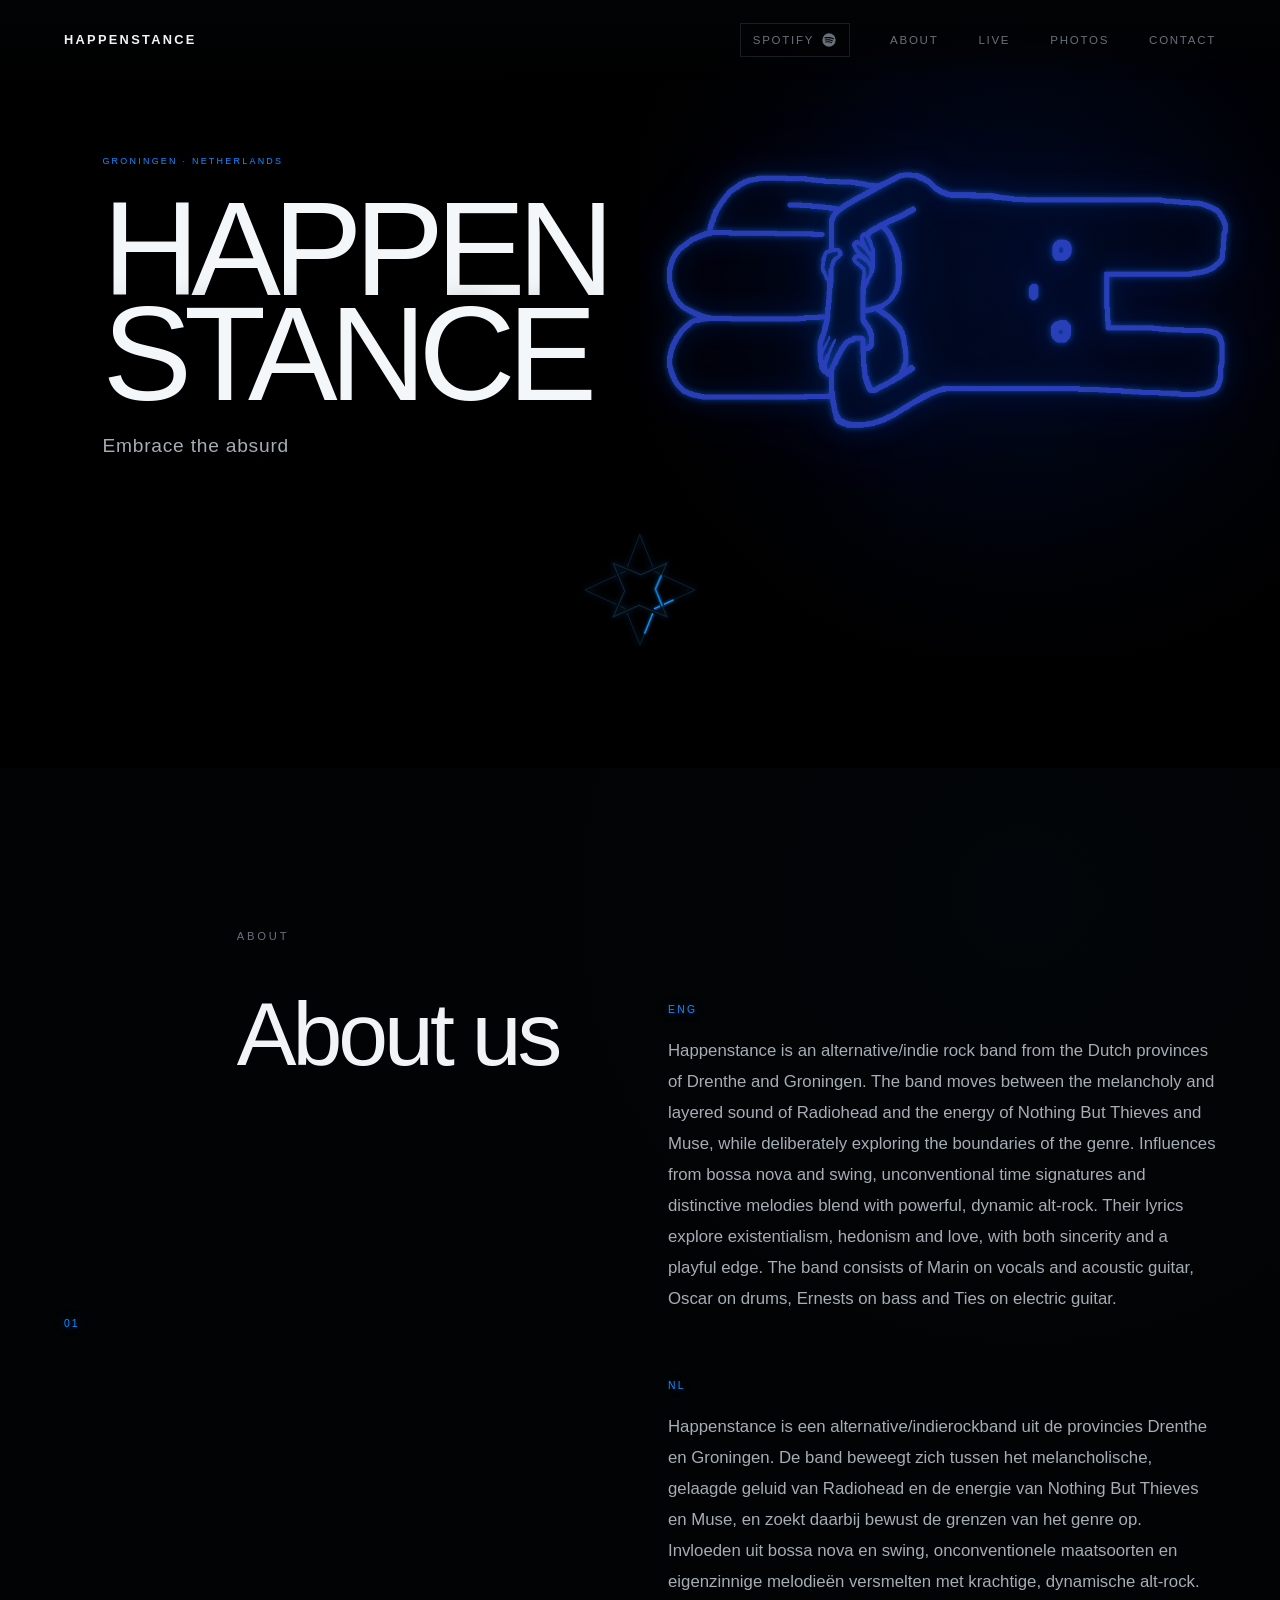
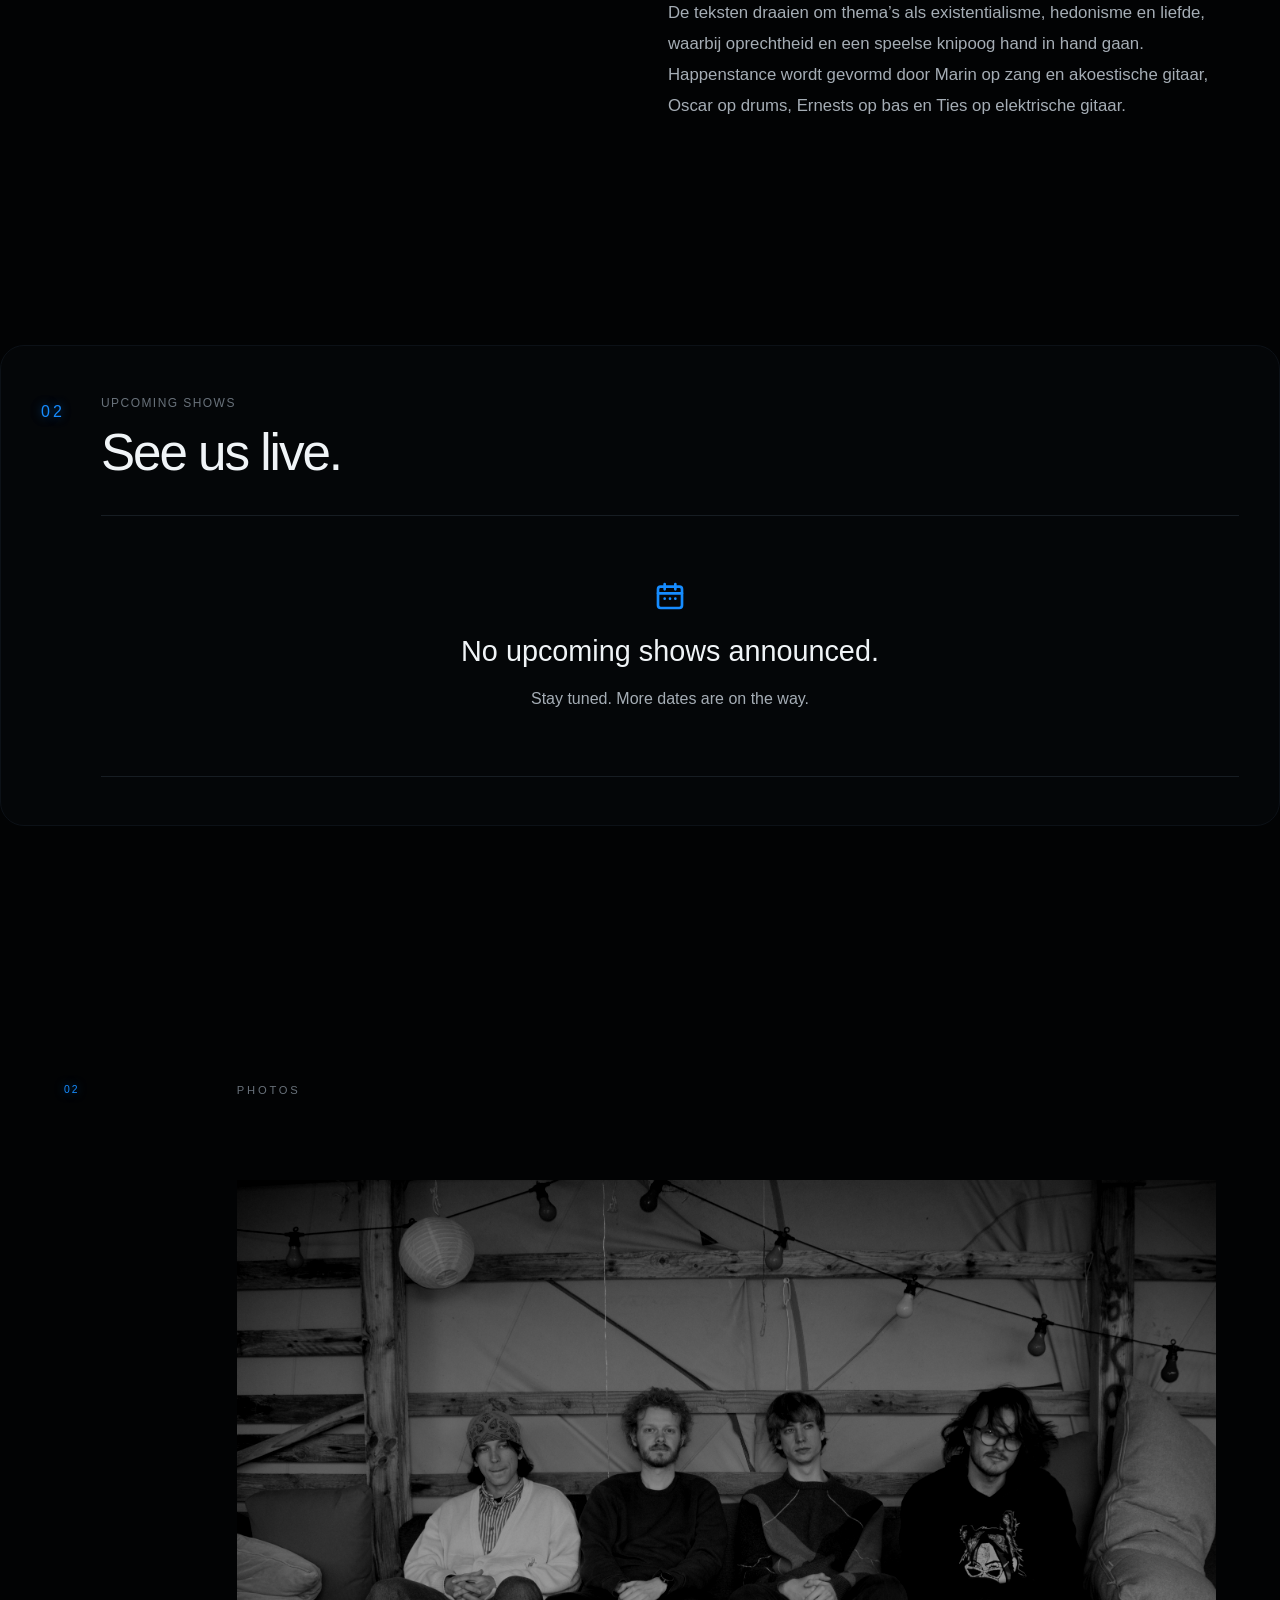
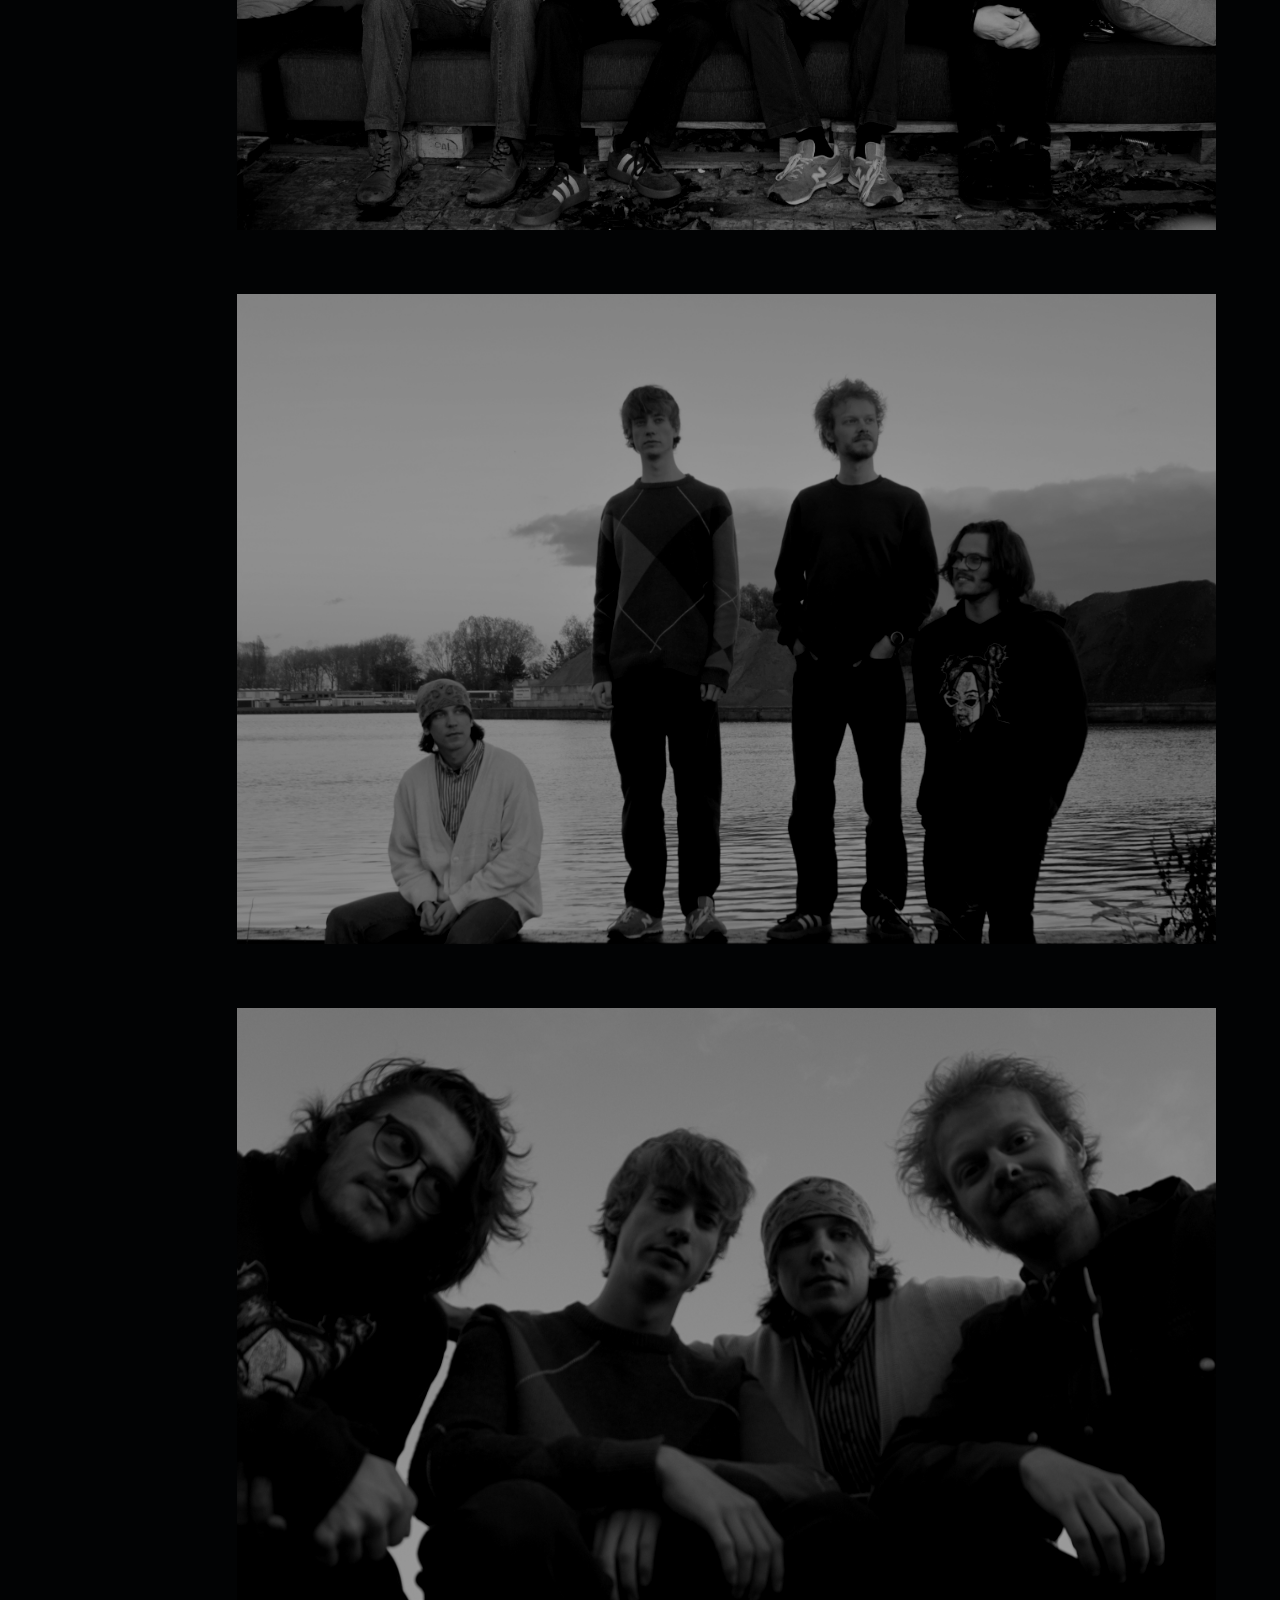
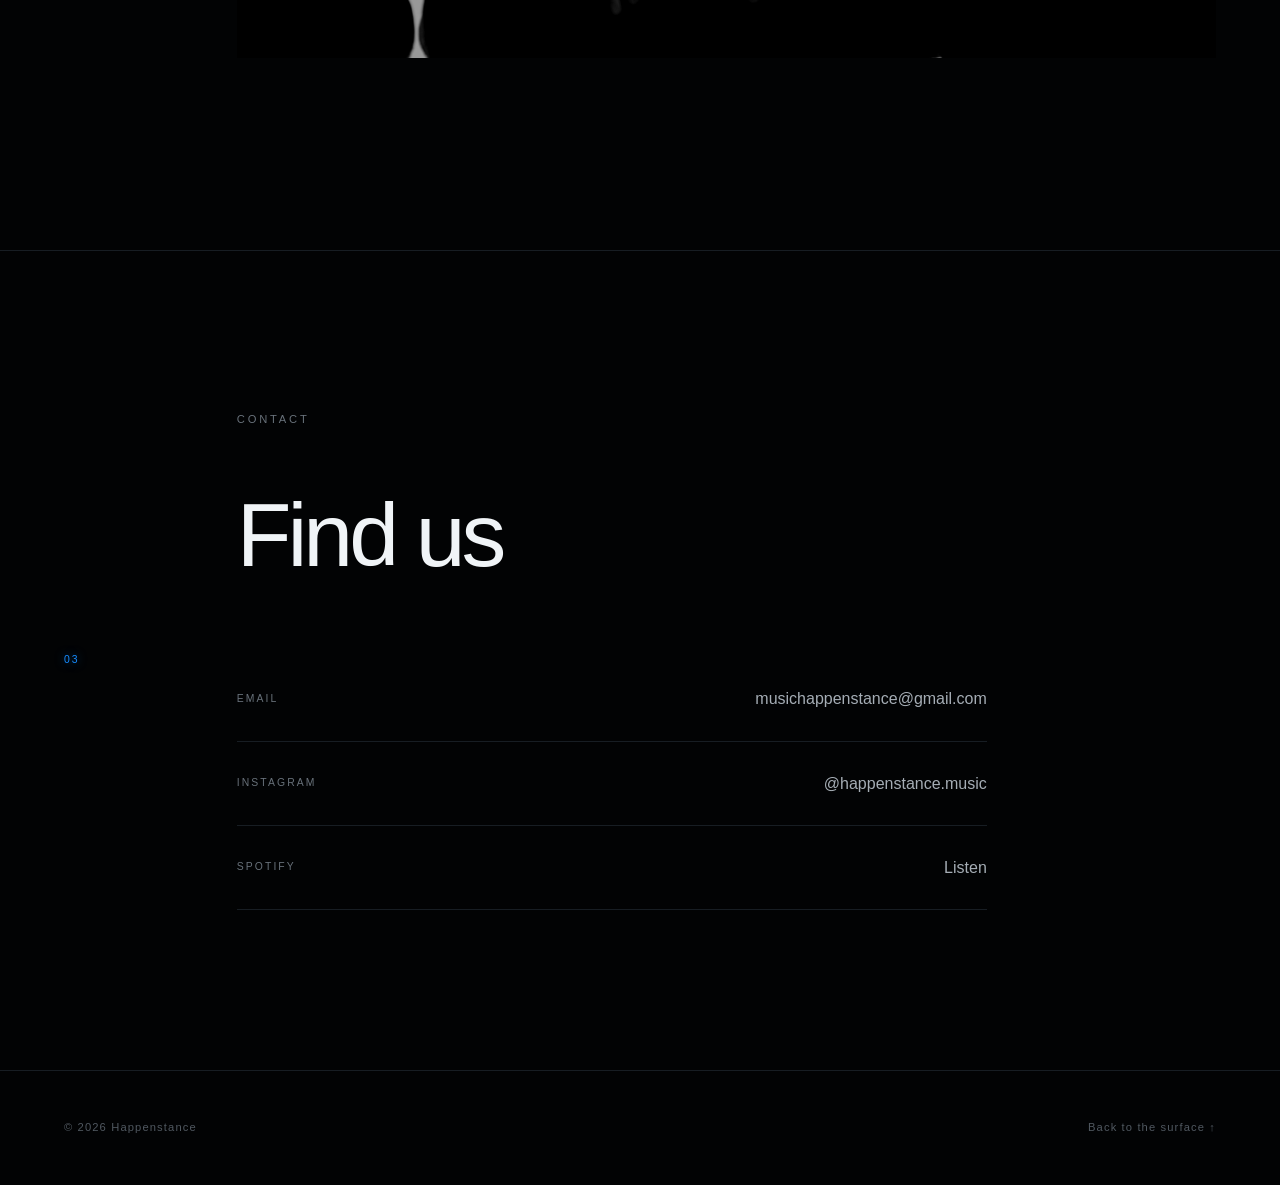
<file: index.html>
<!DOCTYPE html>
<html lang="en">
<head>
    <meta charset="UTF-8">
    <meta name="viewport" content="width=device-width, initial-scale=1.0">

    <title>Happenstance</title>
    <meta
            name="description"
            content="Official website of Happenstance."
    >

    <link rel="stylesheet" href="static/css/style.css">
</head>

<body>

<!-- Navigation -->
<header class="topbar">
    <a class="logo" href="#home">HAPPENSTANCE</a>

    <nav>
        <a
                class="spotify-nav"
                href="https://open.spotify.com/artist/1jsDkZNwyy4KdxAfEmWyUk?si=NZ8i7bQJTxm92ddJO3w00Q"
                target="_blank"
                rel="noopener noreferrer"
                aria-label="Listen to Happenstance on Spotify"
        >
            <span>Spotify</span>
            <img src="images/spotify_logo.svg" alt="">
        </a>

        <a href="#about">About</a>
        <a href="#live">Live</a>
        <a href="#photos">Photos</a>
        <a href="#contact">Contact</a>
    </nav>
</header>


<!-- Hero -->
<main>

    <section id="home" class="hero">
        <div class="hero-image"></div>

        <div class="hero-overlay"></div>

        <img
                class="hero-bunny"
                src="images/blue_bunny_transparent.png"
                alt=""
        >

        <div class="hero-content">
            <p class="eyebrow">Groningen · Netherlands</p>

            <h1>
                HAPPEN <br>
                STANCE
            </h1>

            <p class="subtitle">
                Embrace the absurd
            </p>
        </div>

        <a href="#about" class="sigil" aria-label="Scroll to about">
            <img src="images/sigil.svg" alt="">
        </a>
    </section>


    <!-- About -->
    <section id="about" class="section about">

        <div class="section-number">01</div>

        <div class="section-content">

            <p class="section-label">About</p>

            <h2>About us</h2>

            <div class="about-text">

                <div class="bio-block">
                    <span class="bio-language">ENG</span>

                    <p>
                        Happenstance is an alternative/indie rock band from the
                        Dutch provinces of Drenthe and Groningen. The band moves
                        between the melancholy and layered sound of Radiohead and
                        the energy of Nothing But Thieves and Muse, while
                        deliberately exploring the boundaries of the genre.
                        Influences from bossa nova and swing, unconventional time
                        signatures and distinctive melodies blend with powerful,
                        dynamic alt-rock. Their lyrics explore existentialism,
                        hedonism and love, with both sincerity and a playful edge.
                        The band consists of Marin on vocals and acoustic
                        guitar, Oscar on drums, Ernests on bass and Ties on electric
                        guitar.
                    </p>
                </div>

                <div class="bio-block">
                    <span class="bio-language">NL</span>

                    <p>
                        Happenstance is een alternative/indierockband uit de provincies
                        Drenthe en Groningen. De band beweegt zich tussen het melancholische,
                        gelaagde geluid van Radiohead en de energie van Nothing But Thieves
                        en Muse, en zoekt daarbij bewust de grenzen van het genre op.
                        Invloeden uit bossa nova en swing, onconventionele maatsoorten
                        en eigenzinnige melodieën versmelten met krachtige, dynamische
                        alt-rock. De teksten draaien om thema’s als existentialisme,
                        hedonisme en liefde, waarbij oprechtheid en een speelse knipoog
                        hand in hand gaan. Happenstance wordt gevormd door Marin op zang
                        en akoestische gitaar, Oscar op drums, Ernests op bas en Ties
                        op elektrische gitaar.
                    </p>
                </div>

            </div>

        </div>

    </section>


    <!-- Live shows -->
    <section id="live" class="section live">

        <div class="section-number">02</div>

        <div class="section-content">

            <p class="section-label">Upcoming shows</p>

            <h2>See us live.</h2>

            <div id="shows-list" class="shows-list" aria-live="polite">
                <p class="shows-message">Loading shows...</p>
            </div>

        </div>

    </section>


    <!-- Photos -->
    <section id="photos" class="section photos">

        <div class="section-number">02</div>

        <div class="section-content">

            <p class="section-label">Photos</p>

            <h2></h2>

            <div class="gallery">


                <figure class="photo photo-wide">
                    <img src="images/happenstance_sit.jpg" alt="Band portrait">
                </figure>

                <figure class="photo photo-wide">
                    <img src="images/happenstance_stand.jpg" alt="Band portrait">
                </figure>

                <!--
                <figure class="photo">
                    <img src="images/happenstance_bw.jpg" alt="Band photograph">
                </figure>
                -->

                <figure class="photo photo-wide">
                    <img src="images/happenstance_close.jpg" alt="Band photograph">
                </figure>

            </div>

        </div>

    </section>


    <!-- Contact -->
    <section id="contact" class="section contact">

        <div class="section-number">03</div>

        <div class="section-content">

            <p class="section-label">Contact</p>

            <h2>
                Find us
            </h2>

            <div class="contact-links">

                <button
                        class="contact-copy"
                        type="button"
                        data-email="musichappenstance@gmail.com"
                >
                    <span class="contact-label">Email</span>
                    <span class="contact-value">musichappenstance@gmail.com</span>
                </button>

                <a href="https://www.instagram.com/happenstance.music/"
                   target="_bank"
                   rel="noopener noreferrer"
                >
                    <span>Instagram</span>
                    @happenstance.music
                </a>

                <a href="https://open.spotify.com/artist/1jsDkZNwyy4KdxAfEmWyUk?si=NZ8i7bQJTxm92ddJO3w00Q"
                   target="_blank"
                   rel="noopener noreferrer"
                >
                    <span>Spotify</span>
                    Listen
                </a>

            </div>

        </div>

    </section>

</main>


<!-- Footer -->
<footer>
    <span>© 2026 Happenstance</span>
    <a href="#home">Back to the surface ↑</a>
</footer>

<script src="static/js/main.js"></script>
</body>
</html>
</file>
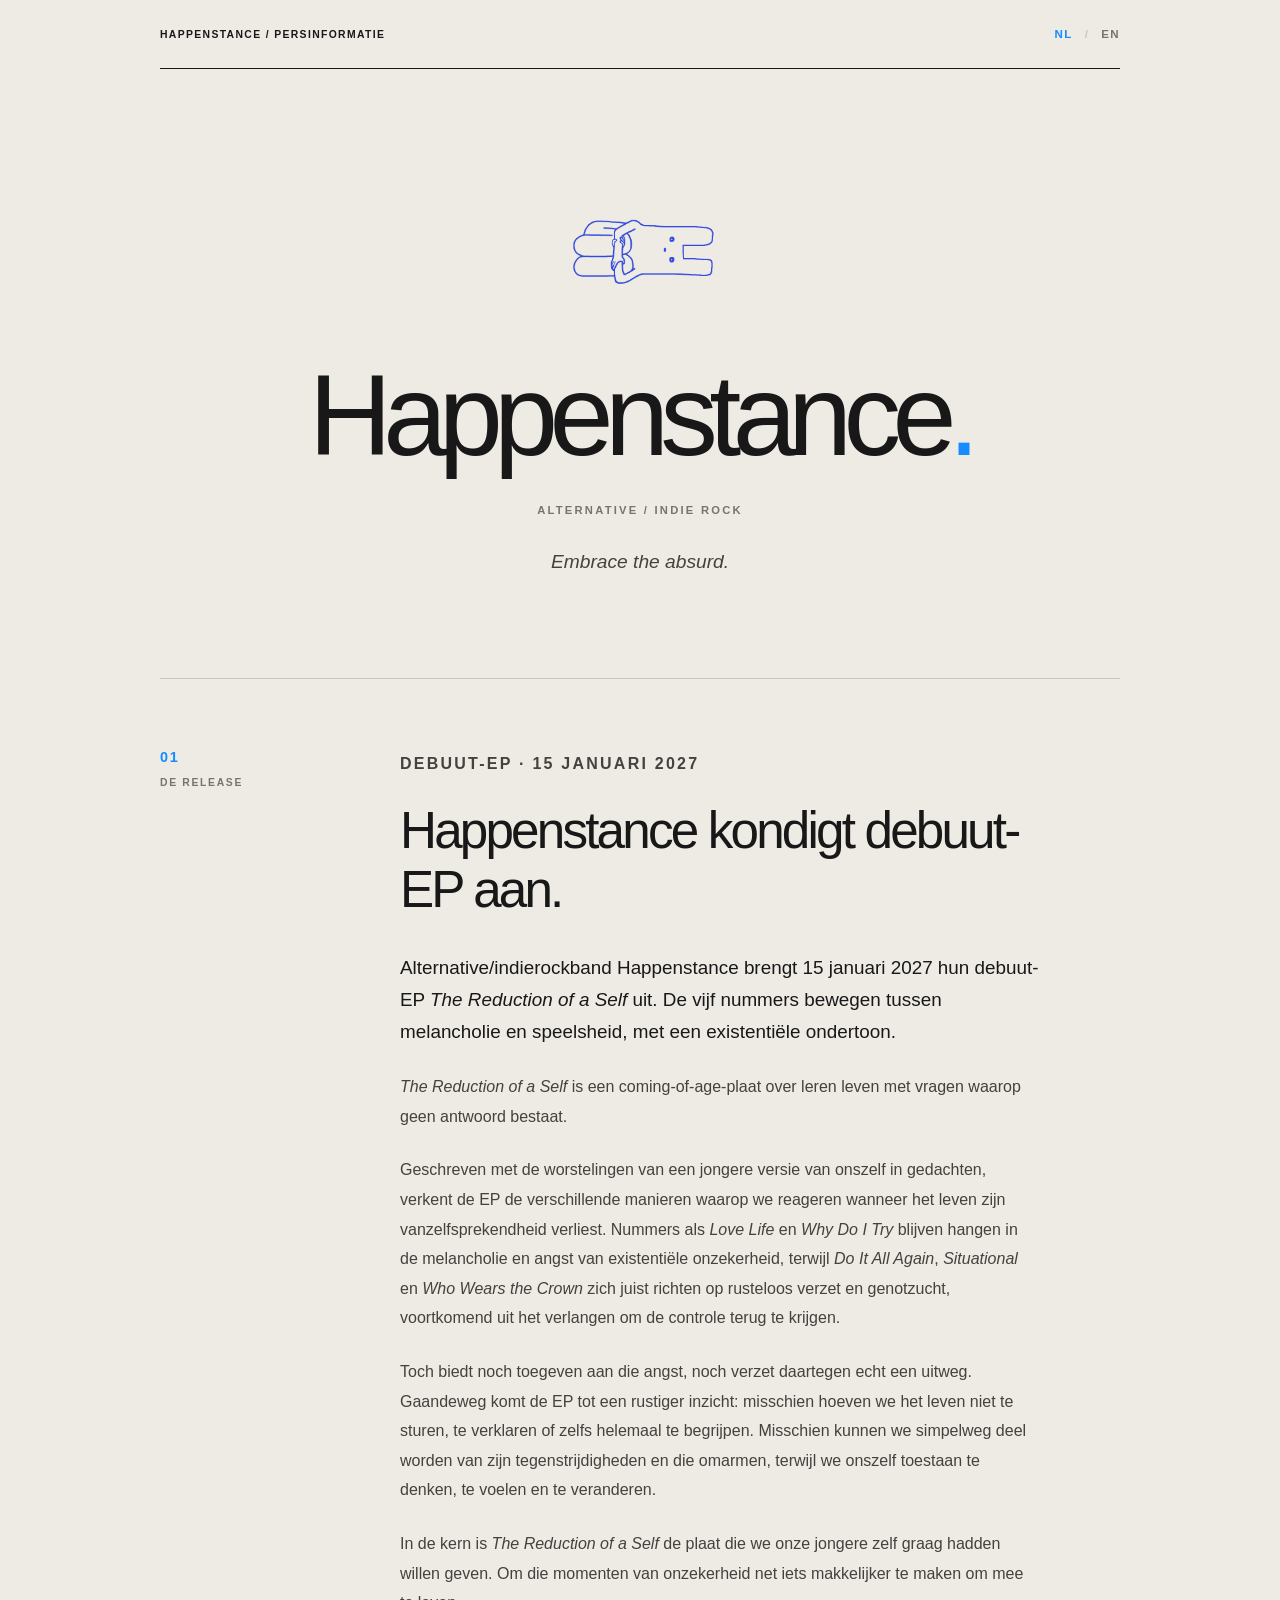
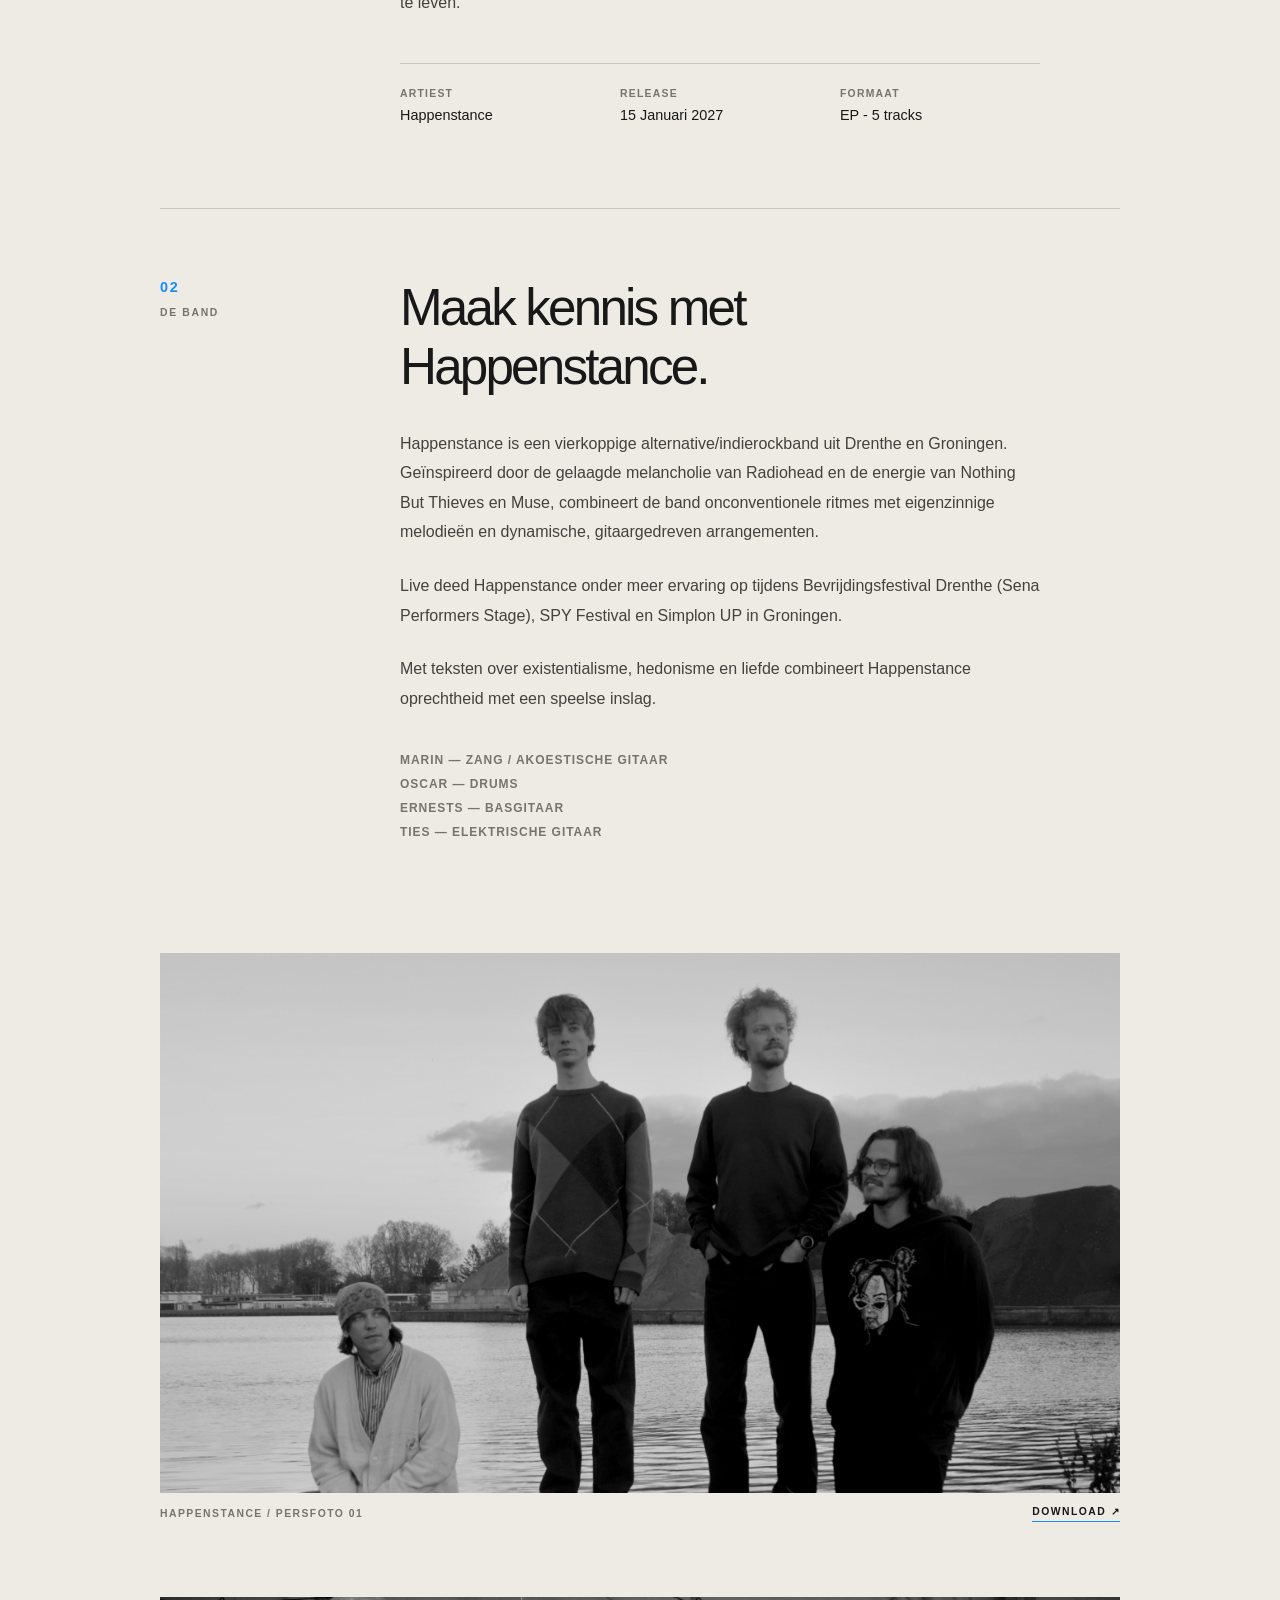
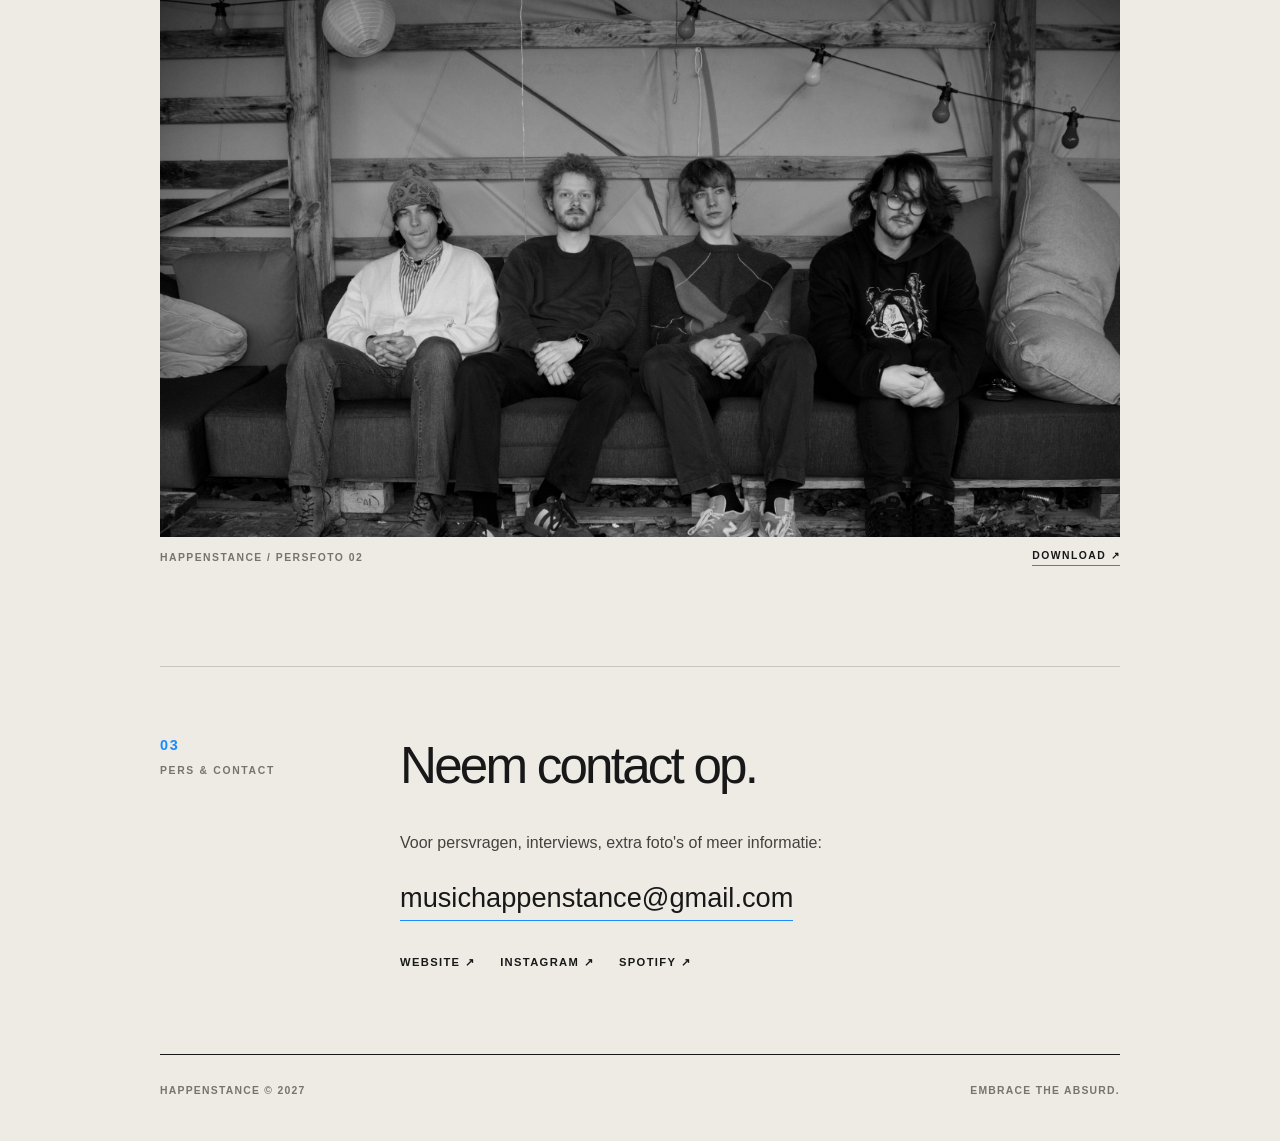
<file: EPK/index.html>
<!DOCTYPE html>
<html lang="nl">
<head>
    <meta charset="UTF-8">
    <meta name="viewport" content="width=device-width, initial-scale=1">
    <meta name="robots" content="noindex, nofollow">
    <meta name="theme-color" content="#eeebe5">

    <title>Happenstance — Press Kit</title>
    <meta name="description"
          content="Press information for Happenstance's upcoming EP.">

    <link rel="stylesheet" href="../static/css/epk.css">
</head>

<body>
    <main class="press-sheet">

        <!-- Masthead -->
        <header class="masthead">
            <span>HAPPENSTANCE / PERSINFORMATIE</span>
            
            <nav class="language-switch" aria-label="Taal kiezen">
                <a href="index.html" lang="nl"
                class="active" aria-current="page">NL</a>
                <span class="language-divider">/</span>
                <a href="en/index.html" lang="en">EN</a>
            </nav>
        </header>


        <!-- Identity -->
        <section class="identity">
            <img
                class="bunny-logo"
                src="../images/blue_bunny_transparent.png"
                alt="Happenstance blue bunny logo"
            >

            <h1>Happenstance<span>.</span></h1>

            <p class="identity-subtitle">
                ALTERNATIVE / INDIE ROCK
            </p>

            <p class="identity-tagline">
                Embrace the absurd.
            </p>
        </section>

        <!-- Release -->
        <section class="press-section">
            <div class="section-marker">
                <span>01</span>
                <span>DE RELEASE</span>
            </div>

            <div class="section-copy">
                <p class="eyebrow">DEBUUT-EP · 15 JANUARI 2027</p>

                <h2>Happenstance kondigt debuut-EP aan.</h2>

                <p class="lead">
                    Alternative/indierockband Happenstance brengt 
                    15 januari 2027 hun debuut-EP <em>The Reduction of a Self</em> uit. 
                    De vijf nummers bewegen tussen melancholie en speelsheid, 
                    met een existentiële ondertoon.
                </p>
                                
                <p>
                    <em>The Reduction of a Self</em> is een coming-of-age-plaat
                    over leren leven met vragen waarop geen antwoord bestaat.
                </p>

                <p>
                    Geschreven met de worstelingen van een jongere versie van
                    onszelf in gedachten, verkent de EP de verschillende manieren
                    waarop we reageren wanneer het leven zijn vanzelfsprekendheid
                    verliest. Nummers als <em>Love Life</em> en <em>Why Do I Try</em> 
                    blijven hangen in de melancholie en angst van existentiële onzekerheid, 
                    terwijl <em>Do It All Again</em>, <em>Situational</em> en <em>Who Wears the Crown</em> 
                    zich juist richten op rusteloos verzet en genotzucht, voortkomend uit
                    het verlangen om de controle terug te krijgen.
                </p>

                <p>
                    Toch biedt noch toegeven aan die angst, noch verzet daartegen 
                    echt een uitweg. Gaandeweg komt de EP tot een
                    rustiger inzicht: misschien hoeven we het leven niet
                    te sturen, te verklaren of zelfs helemaal te begrijpen.
                    Misschien kunnen we simpelweg deel worden van zijn
                    tegenstrijdigheden en die omarmen, terwijl we onszelf
                    toestaan te denken, te voelen en te veranderen.
                </p>

                <p>
                    In de kern is <em>The Reduction of a Self</em> de plaat
                    die we onze jongere zelf graag hadden willen geven.
                    Om die momenten van onzekerheid net iets makkelijker
                    te maken om mee te leven.
                </p>

                <div class="release-details">
                    <div>
                        <span>ARTIEST</span>
                        <strong>Happenstance</strong>
                    </div>

                    <div>
                        <span>RELEASE</span>
                        <strong>15 Januari 2027</strong>
                    </div>

                    <div>
                        <span>FORMAAT</span>
                        <strong>EP - 5 tracks</strong>
                    </div>
                </div>
            </div>
        </section>

        <!-- Band -->
        <section class="press-section">
            <div class="section-marker">
                <span>02</span>
                <span>DE BAND</span>
            </div>

            <div class="section-copy">
                <h2>Maak kennis met Happenstance.</h2>

                <p>
                    Happenstance is een vierkoppige alternative/indierockband
                    uit Drenthe en Groningen. Geïnspireerd door de gelaagde
                    melancholie van Radiohead en de energie van Nothing But
                    Thieves en Muse, combineert de band onconventionele ritmes
                    met eigenzinnige melodieën en dynamische, gitaargedreven
                    arrangementen.
                </p>

                <p>
                    Live deed Happenstance onder meer ervaring op tijdens Bevrijdingsfestival 
                    Drenthe (Sena Performers Stage), SPY Festival en Simplon UP in Groningen.
                </p>

                <p>
                    Met teksten over existentialisme, hedonisme en liefde
                    combineert Happenstance oprechtheid met een speelse inslag.
                </p>

                <p class="members">
                    MARIN — ZANG / AKOESTISCHE GITAAR<br>
                    OSCAR — DRUMS<br>
                    ERNESTS — BASGITAAR<br>
                    TIES — ELEKTRISCHE GITAAR
                </p>
            </div>
        </section>

        <!-- Press photographs -->
        <div class="press-photos">

            <figure class="band-photo">
                <img
                    src="../images/happenstance_stand.jpg"
                    alt="Happenstance standing band photograph"
                    loading="lazy"
                >
                <figcaption>
                    <span>HAPPENSTANCE / PERSFOTO 01</span>
                    <a href="../images/happenstance_stand.jpg" download>
                        DOWNLOAD ↗
                    </a>
                </figcaption>
            </figure>

            <figure class="band-photo">
                <img
                    src="../images/happenstance_sit.jpg"
                    alt="Happenstance sitting band photograph"
                    loading="lazy"
                >
                <figcaption>
                    <span>HAPPENSTANCE / PERSFOTO 02</span>
                    <a href="../images/happenstance_sit.jpg" download>
                        DOWNLOAD ↗
                    </a>
                </figcaption>
            </figure>

        </div>

        <!-- Press & contact -->
        <section class="press-section contact-section">
            <div class="section-marker">
                <span>03</span>
                <span>PERS & CONTACT</span>
            </div>

            <div class="section-copy">
                <h2>Neem contact op.</h2>

                <p>
                    Voor persvragen, interviews, extra foto's
                    of meer informatie:
                </p>

                <a class="email"
                   href="mailto:musichappenstance@gmail.com">
                    musichappenstance@gmail.com
                </a>

                <div class="press-links">
                    <a href="https://happenstance.nl">
                        WEBSITE ↗
                    </a>

                    <a href="https://www.instagram.com/happenstance.music/">
                        INSTAGRAM ↗
                    </a>

                    <a href="https://open.spotify.com/artist/1jsDkZNwyy4KdxAfEmWyUk">
                        SPOTIFY ↗
                    </a>
                </div>
            </div>
        </section>

        <footer class="footer">
            <span>HAPPENSTANCE © 2027</span>
            <span>EMBRACE THE ABSURD.</span>
        </footer>

    </main>
</body>
</html>
</file>
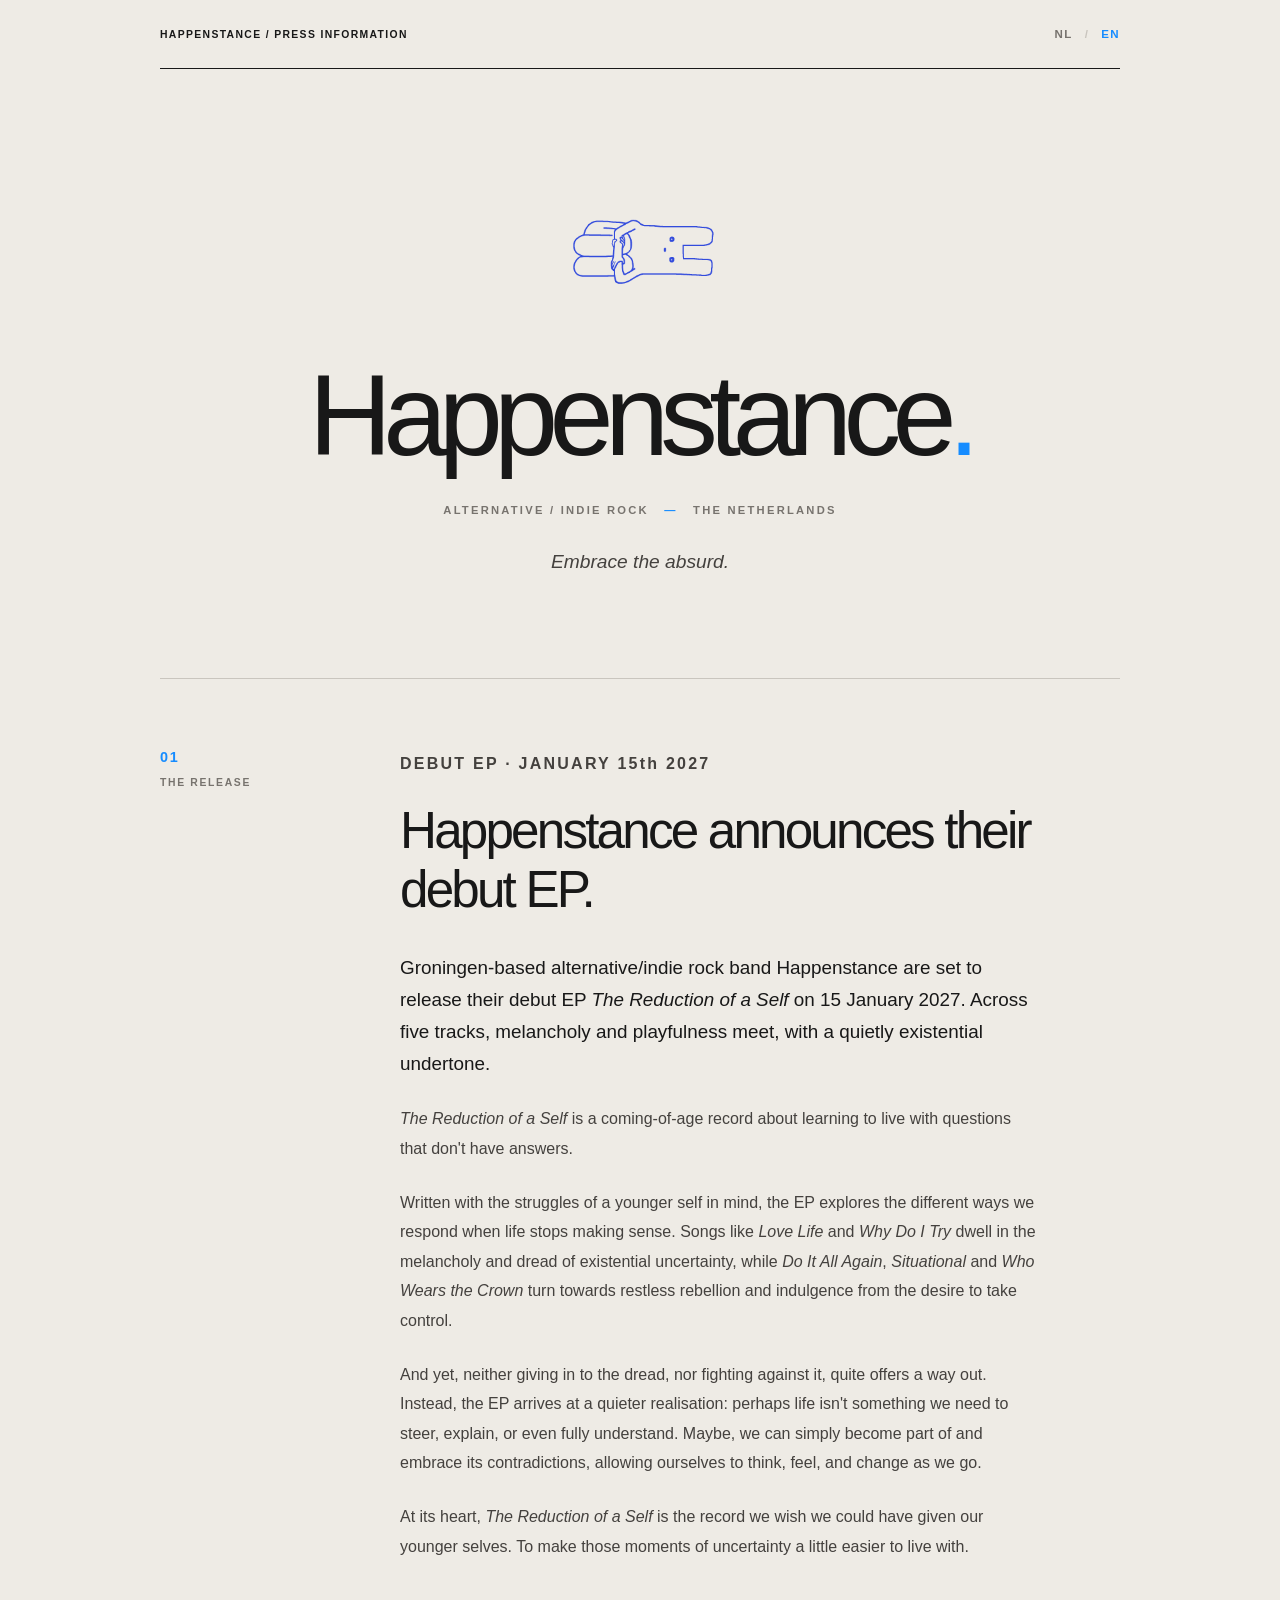
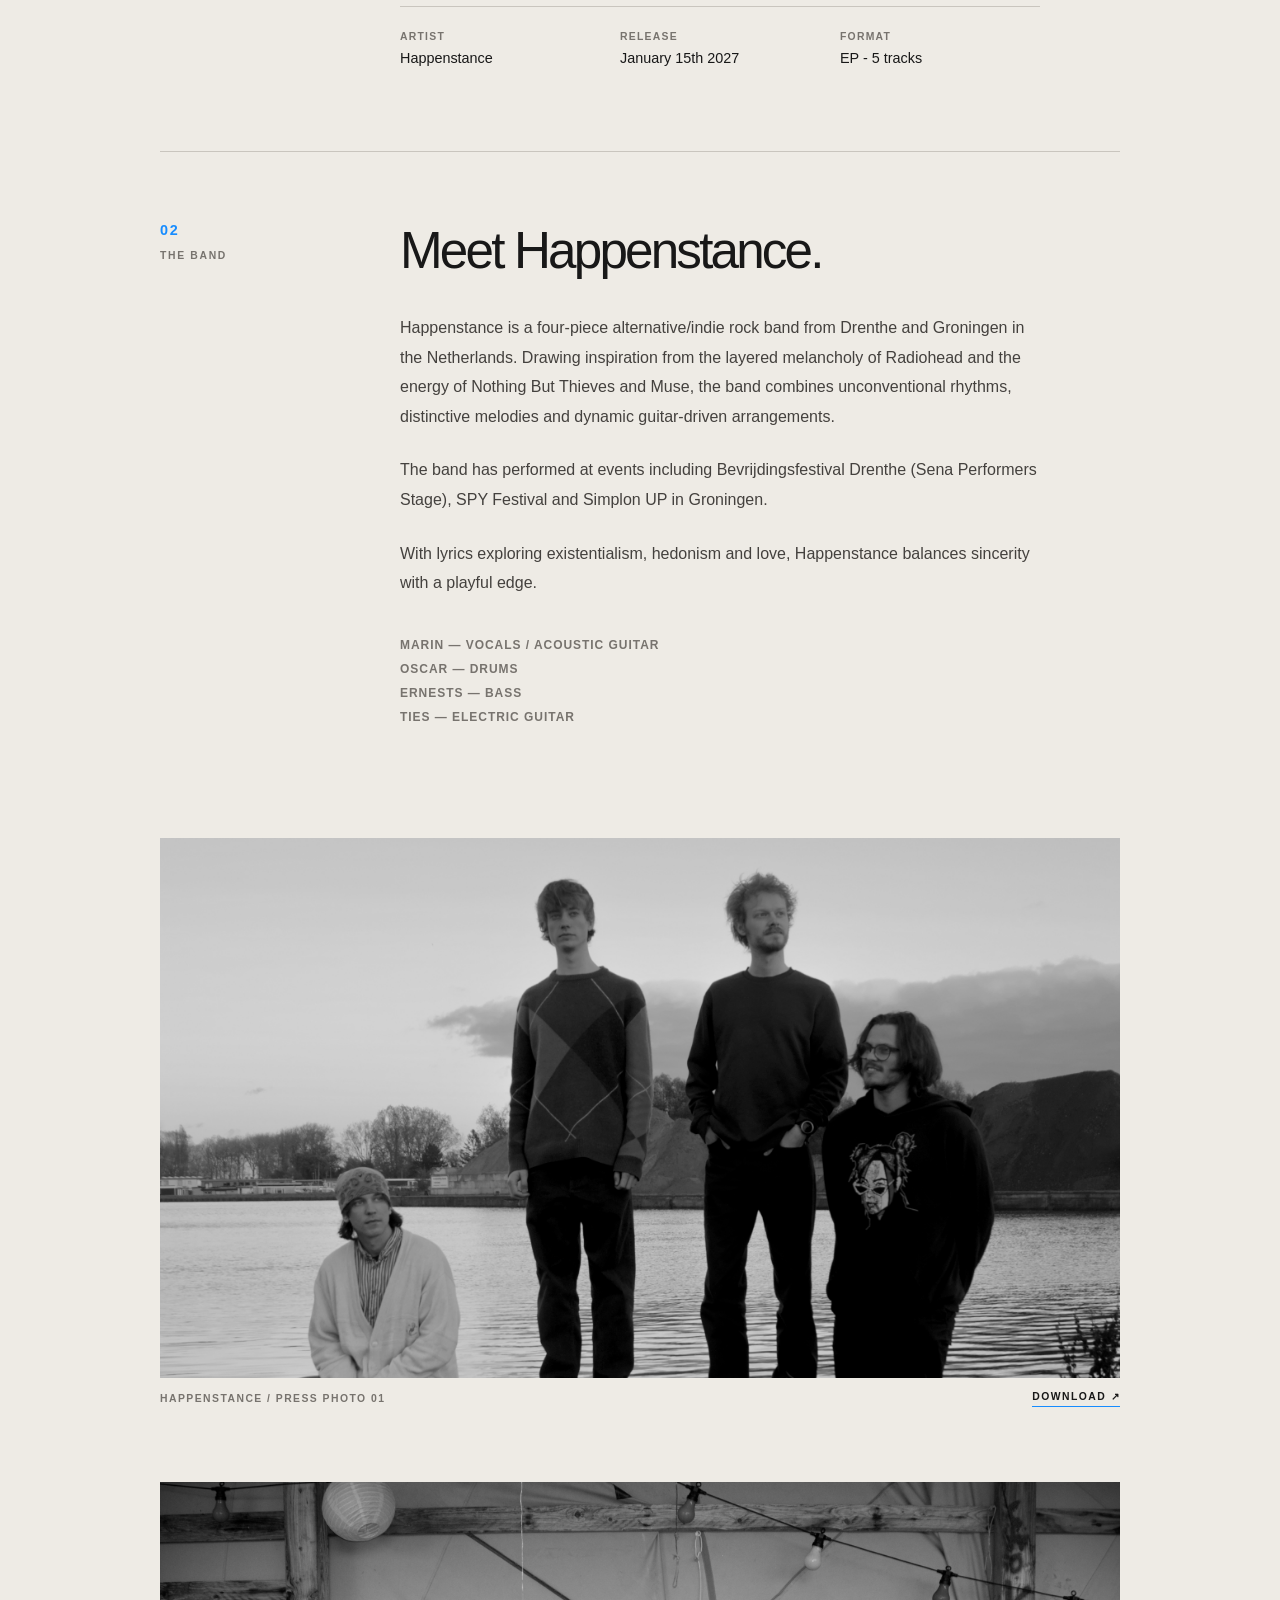
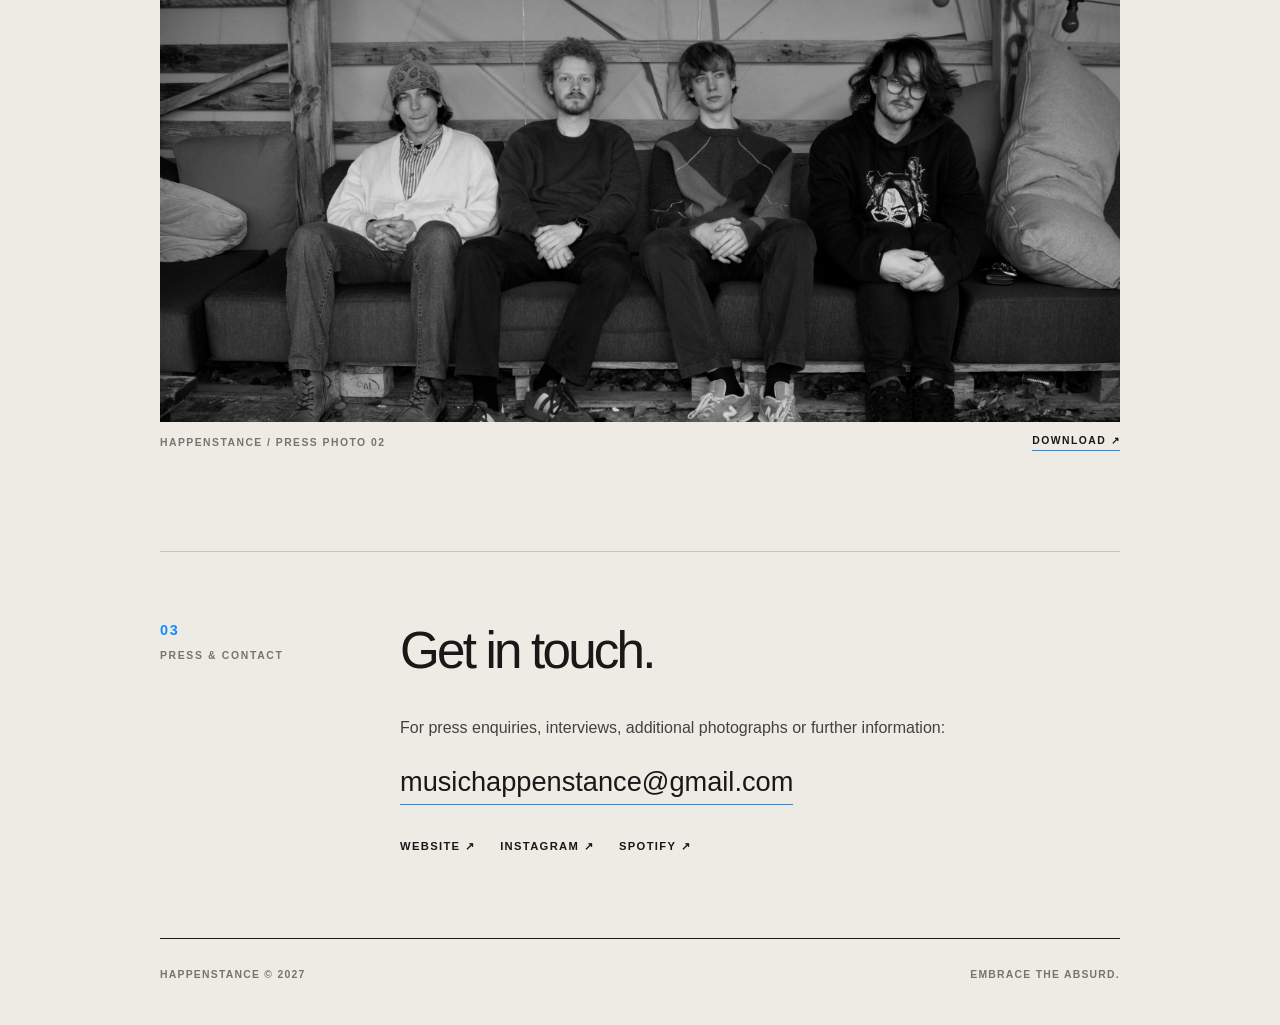
<file: EPK/en/index.html>
<!DOCTYPE html>
<html lang="en">
<head>
    <meta charset="UTF-8">
    <meta name="viewport" content="width=device-width, initial-scale=1">
    <meta name="robots" content="noindex, nofollow">
    <meta name="theme-color" content="#eeebe5">

    <title>Happenstance — Press Kit</title>
    <meta name="description"
          content="Press information for Happenstance's upcoming EP.">

    <link rel="stylesheet" href="../../static/css/epk.css">
</head>

<body>
    <main class="press-sheet">

        <!-- Masthead -->
        <header class="masthead">
            <span>HAPPENSTANCE / PRESS INFORMATION</span>

            <nav class="language-switch" aria-label="Choose language">
                <a href="../index.html" lang="nl">NL</a>
                <span class="language-divider">/</span>
                <a href="index.html" lang="en"
                class="active" aria-current="page">EN</a>
            </nav>
        </header>


        <!-- Identity -->
        <section class="identity">
            <img
                class="bunny-logo"
                src="../../images/blue_bunny_transparent.png"
                alt="Happenstance blue bunny logo"
            >

            <h1>Happenstance<span>.</span></h1>

            <p class="identity-subtitle">
                ALTERNATIVE / INDIE ROCK
                <span class="separator">—</span>
                THE NETHERLANDS
            </p>

            <p class="identity-tagline">
                Embrace the absurd.
            </p>
        </section>

        <!-- Release -->
        <section class="press-section">
            <div class="section-marker">
                <span>01</span>
                <span>THE RELEASE</span>
            </div>

            <div class="section-copy">
                <p class="eyebrow">DEBUT EP · JANUARY 15th 2027</p>

                <h2>Happenstance announces their debut EP.</h2>

                <p class="lead">
                    Groningen-based alternative/indie rock band Happenstance are set 
                    to release their debut EP <em>The Reduction of a Self</em> on 15 January 2027. 
                    Across five tracks, melancholy and playfulness meet, with a quietly 
                    existential undertone.
                </p>

                                
                <p>
                    <em>The Reduction of a Self</em> is a coming-of-age record about learning
                    to live with questions that don't have answers.
                </p>

                <p>
                    Written with the struggles of a younger self in mind, the EP
                    explores the different ways we respond when life stops making sense.
                    Songs like <em>Love Life</em> and <em>Why Do I Try</em> dwell in the melancholy
                    and dread of existential uncertainty, while <em>Do It All Again</em>,
                    <em>Situational</em> and <em>Who Wears the Crown</em> turn towards restless
                    rebellion and indulgence from the desire to take control.
                </p>

                <p>
                    And yet, neither giving in to the dread, nor fighting against it,
                    quite offers a way out. Instead, the EP arrives at a quieter realisation:
                    perhaps life isn't something we need to steer, explain, or even fully
                    understand. Maybe, we can simply become part of and embrace its
                    contradictions, allowing ourselves to think, feel, and change as we go.
                </p>

                <p>
                    At its heart, <em>The Reduction of a Self</em> is the record we wish we could
                    have given our younger selves. To make those moments of uncertainty
                    a little easier to live with.
                </p>

                <div class="release-details">
                    <div>
                        <span>ARTIST</span>
                        <strong>Happenstance</strong>
                    </div>

                    <div>
                        <span>RELEASE</span>
                        <strong>January 15th 2027</strong>
                    </div>

                    <div>
                        <span>FORMAT</span>
                        <strong>EP - 5 tracks</strong>
                    </div>
                </div>
            </div>
        </section>

        <!-- Band -->
        <section class="press-section">
            <div class="section-marker">
                <span>02</span>
                <span>THE BAND</span>
            </div>

            <div class="section-copy">
                <h2>Meet Happenstance.</h2>

                <p>
                    Happenstance is a four-piece alternative/indie
                    rock band from Drenthe and Groningen in the
                    Netherlands. Drawing inspiration from the
                    layered melancholy of Radiohead and the
                    energy of Nothing But Thieves and Muse,
                    the band combines unconventional rhythms,
                    distinctive melodies and dynamic guitar-driven
                    arrangements.
                </p>

                <p>
                    The band has performed at events including
                    Bevrijdingsfestival Drenthe (Sena Performers Stage),
                    SPY Festival and Simplon UP in Groningen.
                </p>

                <p>
                    With lyrics exploring existentialism,
                    hedonism and love, Happenstance balances
                    sincerity with a playful edge.
                </p>

                <p class="members">
                    MARIN — VOCALS / ACOUSTIC GUITAR<br>
                    OSCAR — DRUMS<br>
                    ERNESTS — BASS<br>
                    TIES — ELECTRIC GUITAR
                </p>
            </div>
        </section>

        <!-- Press photographs -->
        <div class="press-photos">

            <figure class="band-photo">
                <img
                    src="../../images/happenstance_stand.jpg"
                    alt="Happenstance standing band photograph"
                    loading="lazy"
                >
                <figcaption>
                    <span>HAPPENSTANCE / PRESS PHOTO 01</span>
                    <a href="../../images/happenstance_stand.jpg" download>
                        DOWNLOAD ↗
                    </a>
                </figcaption>
            </figure>

            <figure class="band-photo">
                <img
                    src="../../images/happenstance_sit.jpg"
                    alt="Happenstance sitting band photograph"
                    loading="lazy"
                >
                <figcaption>
                    <span>HAPPENSTANCE / PRESS PHOTO 02</span>
                    <a href="../../images/happenstance_sit.jpg" download>
                        DOWNLOAD ↗
                    </a>
                </figcaption>
            </figure>

        </div>

        <!-- Press & contact -->
        <section class="press-section contact-section">
            <div class="section-marker">
                <span>03</span>
                <span>PRESS & CONTACT</span>
            </div>

            <div class="section-copy">
                <h2>Get in touch.</h2>

                <p>
                    For press enquiries, interviews, additional
                    photographs or further information:
                </p>

                <a class="email"
                   href="mailto:musichappenstance@gmail.com">
                    musichappenstance@gmail.com
                </a>

                <div class="press-links">
                    <a href="https://happenstance.nl">
                        WEBSITE ↗
                    </a>

                    <a href="https://www.instagram.com/happenstance.music/">
                        INSTAGRAM ↗
                    </a>

                    <a href="https://open.spotify.com/artist/1jsDkZNwyy4KdxAfEmWyUk">
                        SPOTIFY ↗
                    </a>
                </div>
            </div>
        </section>

        <footer class="footer">
            <span>HAPPENSTANCE © 2027</span>
            <span>EMBRACE THE ABSURD.</span>
        </footer>

    </main>
</body>
</html>
</file>
<file: static/css/style.css>
/* ==========================================================
   BAND WEBSITE
   Black / cold white / electric blue
   ========================================================== */


/* ------------------------------
   Theme
------------------------------ */

:root {
    --background: #020304;
    --background-soft: #07090c;

    --text: #f0f4f7;
    --text-soft: #a5adb5;
    --muted: #68717a;

    --line: #171d23;
    --line-blue: rgba(30, 145, 255, 0.24);

    --blue: #168cff;
    --blue-bright: #48adff;
    --blue-dark: #064b8f;

    --blue-glow:
            0 0 6px rgba(22, 140, 255, 0.65),
            0 0 20px rgba(22, 140, 255, 0.25);

    --blue-glow-soft:
            0 0 20px rgba(22, 140, 255, 0.12);
}


/* ------------------------------
   Base
------------------------------ */

* {
    box-sizing: border-box;
}

html {
    scroll-behavior: smooth;
}

body {
    margin: 0;

    background:
            radial-gradient(
                    circle at 80% 15%,
                    rgba(0, 80, 160, 0.035),
                    transparent 30rem
            ),
            var(--background);

    color: var(--text);

    font-family:
            "Helvetica Neue",
            Helvetica,
            Arial,
            sans-serif;

    font-weight: 300;
    line-height: 1.6;

    overflow-x: hidden;
}

a {
    color: inherit;
    text-decoration: none;
}

img {
    display: block;
    width: 100%;
}

::selection {
    background: var(--blue);
    color: #000;
}


/* ------------------------------
   Navigation
------------------------------ */

.topbar {
    position: fixed;
    top: 0;
    left: 0;

    width: 100%;
    height: 80px;

    display: flex;
    align-items: center;
    justify-content: space-between;

    padding: 0 5vw;

    z-index: 100;

    background:
            linear-gradient(
                    to bottom,
                    rgba(2, 3, 4, 0.98),
                    rgba(2, 3, 4, 0.75) 50%,
                    rgba(2, 3, 4, 0)
            );
}

.logo {
    color: var(--text);

    font-size: 0.8rem;
    font-weight: 600;
    letter-spacing: 0.18em;

    transition:
            color 0.35s ease,
            text-shadow 0.35s ease;
}

.logo:hover {
    color: #fff;

    text-shadow:
            0 0 12px rgba(22, 140, 255, 0.5);
}

nav {
    display: flex;
    align-items: center;
    gap: 2.5rem;
}

nav a {
    position: relative;

    color: var(--muted);

    font-size: 0.72rem;
    text-transform: uppercase;
    letter-spacing: 0.15em;

    transition:
            color 0.3s ease,
            text-shadow 0.3s ease;
}

nav a::after {
    content: "";

    position: absolute;
    left: 0;
    bottom: -7px;

    width: 0;
    height: 1px;

    background: var(--blue);

    box-shadow: var(--blue-glow);

    transition: width 0.35s ease;
}

nav a:hover {
    color: #fff;

    text-shadow:
            0 0 10px rgba(22, 140, 255, 0.25);
}

nav a:hover::after {
    width: 100%;
}

.spotify-nav {
    height: 34px;
    padding: 0 12px;

    display: flex;
    align-items: center;
    justify-content: center;
    gap: 7px;

    border: 1px solid var(--line);
}

.spotify-nav img {
    width: 16px;
    height: 16px;
    flex-shrink: 0;

    fill: var(--muted);

    transition:
            fill 0.3s ease,
            filter 0.3s ease;
}

.spotify-nav:hover {
    border-color: var(--blue);
}

.spotify-nav:hover img {
    fill: var(--blue);
    filter: drop-shadow(0 0 6px rgba(22, 140, 255, 0.5));
}

/* Don't give the Spotify button the normal nav underline */
.spotify-nav::after {
    display: none;
}


/* ==========================================================
   Hero
   ========================================================== */

.hero {
    position: relative;

    height: clamp(300px, 60vw, 100dvh);
    min-height: 0;

    overflow: hidden;
    background: #000;

    --hero-x: 8vw;

    --hero-y: max(12vw, 100px);

    --title-size: 10.5vw;

    --bunny-width: 50vw;
    --bunny-right: 2vw;

    --bunny-y-offset: -16vw;

    --eyebrow-size: 0.70vw;
    --eyebrow-gap: 2.2vw;

    --sigil-size: 10vw;
}


.hero-image {
    position: absolute;
    inset: 0;

    z-index: 0;

    background-position: center;
    background-size: cover;
    background-repeat: no-repeat;


    filter:
            grayscale(100%)
            contrast(1.08)
            brightness(0.45);

    transform: scale(1.03);

    animation:
            slowZoom 22s ease-out forwards;
}


@keyframes slowZoom {

    from {
        transform: scale(1.03);
    }

    to {
        transform: scale(1.10);
    }
}


.hero-overlay {
    position: absolute;
    inset: 0;

    z-index: 1;

    pointer-events: none;

    background:

        /* subtle vignette */
            radial-gradient(
                    ellipse at center,
                    transparent 30%,
                    rgba(0, 0, 0, 0.18) 70%,
                    rgba(0, 0, 0, 0.45) 100%
            ),

                /* keep left side dark enough for text */
            linear-gradient(
                    90deg,
                    rgba(0, 0, 0, 0.88) 0%,
                    rgba(0, 0, 0, 0.62) 38%,
                    rgba(0, 0, 0, 0.18) 70%,
                    rgba(0, 0, 0, 0.25) 100%
            );
}


/* ==========================================================
   Bunny
   ========================================================== */

.hero-bunny {
    position: absolute;

    width: var(--bunny-width);
    height: auto;

    right: var(--bunny-right);

    top: calc(
            var(--hero-y) +
            var(--bunny-y-offset)
    );

    transform: none;

    z-index: 2;
    opacity: 0.82;

    pointer-events: none;

    filter:
            drop-shadow(0 0 3px rgba(22, 110, 255, 0.70))
            drop-shadow(0 0 12px rgba(10, 90, 255, 0.32))
            drop-shadow(0 0 30px rgba(0, 80, 255, 0.18))
            drop-shadow(0 0 60px rgba(0, 75, 255, 0.12));
}

/* Large, cheap atmospheric glow behind the bunny */
.hero::after {
    content: "";

    position: absolute;

    width: 60vw;
    aspect-ratio: 1;

    right: -10vw;
    top: var(--hero-y);

    transform: translateY(-35%);

    z-index: 0;
    pointer-events: none;

    background:
            radial-gradient(
                    ellipse at center,
                    rgba(0, 70, 255, 0.20) 0%,
                    rgba(0, 65, 245, 0.14) 22%,
                    rgba(0, 55, 225, 0.085) 42%,
                    rgba(0, 45, 200, 0.035) 60%,
                    transparent 76%
            );
}



/* ==========================================================
   Hero text
   ========================================================== */


.hero-content {
    position: absolute;

    left: var(--hero-x);
    top: var(--hero-y);

    width: 48vw;
    margin: 0;

    z-index: 3;

    animation: mobileAppear 1.8s ease both;
}

@keyframes appear {

    from {
        opacity: 0;

        transform:
                translateY(20px);
    }

    to {
        opacity: 1;

        transform:
                translateY(0);
    }
}


/* ----------------------------------------------------------
   Location / eyebrow
   ---------------------------------------------------------- */

.eyebrow {
    margin: 0 0 var(--eyebrow-gap);

    width: auto;

    color: var(--blue);

    font-size: var(--eyebrow-size);
    letter-spacing: 0.25em;
    text-transform: uppercase;

    white-space: nowrap;

    text-shadow:
            0 0 14px rgba(22, 140, 255, 0.35);
}



/* ----------------------------------------------------------
   Main title
   ---------------------------------------------------------- */

.hero h1 {
    margin: 0;

    color: #f4f7f9;

    font-size: var(--title-size);
    font-weight: 300;

    line-height: 0.78;
    letter-spacing: -0.06em;

    text-shadow:
            0 2px 30px rgba(0, 0, 0, 0.55);
}


/* ----------------------------------------------------------
   Subtitle
   ---------------------------------------------------------- */

.subtitle {
    max-width: 400px;

    margin-top: 2vw;

    color: var(--text-soft);
    font-size: 1.5vw;
    letter-spacing: 0.04em;
}

/* ==========================================
   Animated sigil
   ========================================== */

.sigil {
    position: absolute;

    left: 50%;
    top: calc(var(--hero-y) + 24vw + 65px);

    width: var(--sigil-size);
    aspect-ratio: 1;

    transform: translateX(-50%);

    z-index: 5;
    opacity: 0.95;
}

.sigil:hover {
    opacity: 1;

    transform:
            translateX(-50%)
            scale(1.04);
}


.sigil-svg {
    display: block;

    width: 100%;
    height: 100%;

    overflow: visible;
}


/* ------------------------------------------
   Permanent dark lines
------------------------------------------ */

.sigil-base {
    fill: none;

    stroke: #18222d;
    stroke-width: 3;

    stroke-linecap: square;
    stroke-linejoin: miter;
}


/* Front line can be slightly brighter */

.sigil-base-front {
    stroke: #1d2935;
}


/* ------------------------------------------
   MASK

   This black stroke sits BETWEEN the back
   star and front star.

   Therefore it erases the back star around
   each intersection before the front line
   gets drawn over it.
------------------------------------------ */

.sigil-mask {
    fill: none;

    stroke: #020304;

    /*
       Must be substantially wider than
       the visible line.
    */
    stroke-width: 13;

    stroke-linejoin: miter;
    stroke-linecap: square;
}


/* ------------------------------------------
   Ambient blue hue
------------------------------------------ */

.sigil-aura {
    fill: none;

    stroke: rgba(22, 140, 255, 0.13);
    stroke-width: 10;

    filter: url(#ambient-blue-glow);
}

.sigil-aura-front {
    stroke:
            rgba(22, 140, 255, 0.16);
}


/* ------------------------------------------
   Moving blue light
------------------------------------------ */

.sigil-light {
    fill: none;

    stroke: #1495ff;
    stroke-width: 4;

    stroke-linecap: round;
    stroke-linejoin: round;

    /*
       14% illuminated,
       86% dark.
    */
    stroke-dasharray: 14 86;

    filter: url(#line-blue-glow);
}


/* Back star */

.sigil-light-back {
    animation:
            sigilBackTravel
            5.2s
            linear
            infinite;
}


/* Front star */

.sigil-light-front {
    animation:
            sigilFrontTravel
            4.1s
            linear
            infinite;
}


@keyframes sigilBackTravel {

    from {
        stroke-dashoffset: 0;
    }

    to {
        stroke-dashoffset: -100;
    }
}


@keyframes sigilFrontTravel {

    from {
        stroke-dashoffset: 35;
    }

    to {
        stroke-dashoffset: -65;
    }
}

/* ------------------------------
   General sections
------------------------------ */

.section {
    position: relative;

    display: grid;
    grid-template-columns: 15% 1fr;

    max-width: 1500px;

    margin: auto;
    padding: 10rem 5vw;
}

.section-number {
    color: var(--blue);

    font-size: 0.65rem;
    letter-spacing: 0.2em;

    text-shadow:
            0 0 10px rgba(22, 140, 255, 0.55),
            0 0 25px rgba(22, 140, 255, 0.18);
}

.section-content {
    max-width: 1100px;
}

.section-label {
    margin: 0 0 4rem;

    color: var(--muted);

    font-size: 0.7rem;
    text-transform: uppercase;
    letter-spacing: 0.25em;
}

.section h2 {
    margin: 0 0 5rem;

    color: var(--text);

    font-size: clamp(3rem, 7vw, 7rem);
    font-weight: 300;

    line-height: 0.95;
    letter-spacing: -0.045em;
}


/* ------------------------------
   About
------------------------------ */
.about {
    min-height: 90vh;
    align-items: center;
}

.about .section-content {
    display: grid;
    grid-template-columns:
        minmax(180px, 0.75fr)
        minmax(0, 1.25fr);
    grid-template-areas:
        "label label"
        "title text";
    column-gap: clamp(4rem, 8vw, 10rem);
    row-gap: 2rem;

    width: 100%;
    max-width: 1200px;
}

.about .section-label {
    grid-area: label;

    margin: 0 0 1rem;
}

.about h2 {
    grid-area: title;

    margin: 0;

    font-size: clamp(4rem, 7vw, 7rem);
    line-height: 0.9;
}

.about-text {
    grid-area: text;

    /* remove the old 25% offset */
    margin-left: 0;

    max-width: 650px;
    padding-top: 0.5rem;
}

.about-text p {
    margin: 0;

    color: var(--text-soft);

    font-size: 1.05rem;
    line-height: 1.85;
}

.bio-block {
    margin-bottom: 4rem;
}

.bio-block:last-child {
    margin-bottom: 0;
}

.bio-language {
    display: block;

    margin-bottom: 1rem;

    color: var(--blue);

    font-size: 0.65rem;
    font-weight: 500;

    letter-spacing: 0.22em;
    text-transform: uppercase;

    text-shadow:
            0 0 10px rgba(22, 140, 255, 0.35);
}

.bio-block p {
    margin: 0;
}


/* ------------------------------
   Interlude
------------------------------ */

.interlude {
    position: relative;

    height: 80vh;
    min-height: 600px;

    display: flex;
    align-items: center;
    justify-content: center;

    overflow: hidden;

    background: #000;
}

.interlude-image {
    position: absolute;
    inset: 0;

    background:
            url("../images/interlude.jpg")
            center / cover
            no-repeat;

    filter:
            grayscale(100%)
            brightness(0.26)
            contrast(1.2);
}

.interlude::before {
    content: "";

    position: absolute;
    inset: 0;

    z-index: 1;

    background:
            radial-gradient(
                    circle at center,
                    rgba(0, 80, 170, 0.10),
                    transparent 48%
            );
}

.interlude::after {
    content: "";

    position: absolute;
    inset: 0;

    z-index: 1;

    background:
            linear-gradient(
                    to bottom,
                    rgba(0, 0, 0, 0.25),
                    rgba(0, 4, 10, 0.30)
            );
}

blockquote {
    position: relative;
    z-index: 2;

    max-width: 750px;

    padding: 2rem;

    color: #d5dce1;

    font-family:
            Georgia,
            "Times New Roman",
            serif;

    font-size: clamp(1.8rem, 4vw, 3.5rem);
    font-weight: 400;
    font-style: italic;

    line-height: 1.3;
    text-align: center;

    text-shadow:
            0 2px 25px rgba(0, 0, 0, 0.8);
}


/* ------------------------------
   Gallery
------------------------------ */

.photos {
    padding-top: 12rem;
    padding-bottom: 12rem;
}

.gallery {
    display: grid;

    grid-template-columns:
        repeat(2, 1fr);

    gap: 4rem 2rem;
}

.photo {
    position: relative;

    margin: 0;

    overflow: hidden;

    background: var(--background-soft);
}

/* very subtle blue line when hovering */

.photo::after {
    content: "";

    position: absolute;
    inset: 0;

    border: 1px solid transparent;

    pointer-events: none;

    transition:
            border-color 0.8s ease,
            box-shadow 0.8s ease;
}

.photo:hover::after {
    border-color: rgba(22, 140, 255, 0.16);

    box-shadow:
            inset 0 0 35px rgba(22, 140, 255, 0.035);
}

.photo img {
    height: 550px;

    object-fit: cover;

    filter:
            grayscale(100%)
            brightness(0.68)
            contrast(1.12);

    transition:
            transform 1.4s ease,
            filter 1s ease;
}

.photo:hover img {
    transform: scale(1.025);

    filter:
            grayscale(75%)
            brightness(0.78)
            contrast(1.08);
}

.photo-large {
    grid-row: span 2;
}

.photo-large img {
    height: 100%;
    min-height: 900px;
}

.photo-wide {
    grid-column: 1 / -1;
}

.photo-wide img {
    height: 650px;
}


/* ------------------------------
   Contact
------------------------------ */

.contact {
    min-height: 90vh;

    align-items: center;

    border-top: 1px solid var(--line);
}

.contact-links {
    max-width: 750px;
}

.contact-links a,
.contact-links .contact-copy {
    position: relative;

    display: flex;
    justify-content: space-between;
    align-items: center;

    width: 100%;
    padding: 1.8rem 0;

    border: 0;
    border-bottom: 1px solid var(--line);

    background: none;
    color: var(--text-soft);

    font: inherit;
    text-align: left;

    cursor: pointer;

    transition:
            color 0.35s ease,
            padding 0.35s ease,
            border-color 0.35s ease,
            text-shadow 0.35s ease;
}

.contact-links a span,
.contact-links .contact-copy > span:first-child {
    color: var(--muted);

    font-size: 0.65rem;
    text-transform: uppercase;
    letter-spacing: 0.2em;

    transition: color 0.35s ease;
}

.contact-links a:hover,
.contact-links .contact-copy:hover {
    padding-left: 1rem;

    color: #fff;

    border-color: var(--line-blue);

    text-shadow:
            0 0 14px rgba(22, 140, 255, 0.18);
}

.contact-links a:hover span,
.contact-links .contact-copy:hover .contact-label {
    color: var(--blue);
}

.contact-links .contact-copy:hover .contact-value {
    color: #fff;
}


/* ------------------------------
   Footer
------------------------------ */

footer {
    display: flex;
    justify-content: space-between;

    padding: 3rem 5vw;

    border-top: 1px solid var(--line);

    color: #505860;

    font-size: 0.7rem;
    letter-spacing: 0.1em;
}

footer a {
    transition:
            color 0.3s ease,
            text-shadow 0.3s ease;
}

footer a:hover {
    color: var(--blue);

    text-shadow:
            0 0 12px rgba(22, 140, 255, 0.4);
}


/* ------------------------------
   Scrollbar
------------------------------ */

::-webkit-scrollbar {
    width: 8px;
}

::-webkit-scrollbar-track {
    background: #020304;
}

::-webkit-scrollbar-thumb {
    background: #1b2229;
}

::-webkit-scrollbar-thumb:hover {
    background: var(--blue-dark);
}

/* ==========================================================
   Tablet / narrow desktop
   ========================================================== */

@media (max-width: 1100px) and (min-width: 751px) {

    /*
     * Give the section itself a little more usable width.
     * The number column doesn't need 15% here.
     */
    .section {
        grid-template-columns: 10% minmax(0, 1fr);
        padding-left: 4vw;
        padding-right: 4vw;
    }


    /*
     * Keep Bio + text side-by-side, but allow BOTH
     * columns to shrink properly.
     */
    .about .section-content {
        grid-template-columns:
            minmax(150px, 0.55fr)
            minmax(0, 1.45fr);

        column-gap: clamp(2rem, 5vw, 4rem);

        width: 100%;
        max-width: 100%;
        min-width: 0;
    }


    /*
     * Critical:
     * allow the text grid item to actually shrink.
     */
    .about-text {
        min-width: 0;
        width: 100%;
        max-width: 100%;
    }


    .about-text p {
        width: 100%;
        max-width: 100%;

        overflow-wrap: break-word;
    }


    /*
     * Scale Bio down slightly as space disappears.
     */
    .about h2 {
        font-size: clamp(4rem, 7vw, 6rem);
    }
}

/* ==========================================================
   Mobile
   ========================================================== */

@media (max-width: 750px) {

    /* ------------------------------------------------------
       Global overflow protection
       ------------------------------------------------------ */

    html,
    body {
        width: 100%;
        max-width: 100%;
        overflow-x: hidden;
    }

    main,
    section {
        max-width: 100%;
    }


    /* ------------------------------------------------------
       Navigation
       ------------------------------------------------------ */

    .topbar {
        height: 65px;
        padding: 0 5vw;
    }

    .logo {
        font-size: 0.65rem;
        letter-spacing: 0.12em;
    }

    nav {
        gap: 1rem;
    }

    nav a {
        font-size: 0.56rem;
        letter-spacing: 0.08em;
    }

    /* ------------------------------------------------------
       All normal sections
       ------------------------------------------------------ */

    .section {
        display: block;

        width: 100%;
        max-width: 100%;

        padding: 7rem 7vw;
    }

    .section-number {
        margin-bottom: 2rem;
    }

    .section-label {
        margin-bottom: 2rem;
    }

    .section h2 {
        margin-bottom: 3rem;

        font-size: clamp(3rem, 15vw, 5rem);
    }


    /* ------------------------------------------------------
       About / Bio

       IMPORTANT:
       Desktop defines its own grid on .about .section-content,
       so we explicitly remove that grid on mobile.
       ------------------------------------------------------ */

    .about {
        min-height: 0;
    }

    .about .section-content {
        display: block;

        width: 100%;
        max-width: 100%;

        min-width: 0;
    }

    .about h2 {
        margin-bottom: 3rem;

        font-size: clamp(3.5rem, 17vw, 5rem);
    }

    .about-text {
        width: 100%;
        max-width: 100%;

        min-width: 0;

        margin: 0;
        padding: 0;
    }

    .bio-block {
        width: 100%;
        max-width: 100%;

        margin-bottom: 3.5rem;
    }

    .bio-block p {
        width: 100%;
        max-width: 100%;

        overflow-wrap: break-word;

        font-size: 1rem;
        line-height: 1.75;
    }


    /* ------------------------------------------------------
       Gallery
       ------------------------------------------------------ */

    .gallery {
        display: block;

        width: 100%;
    }

    .photo {
        width: 100%;

        margin-bottom: 1.5rem;
    }

    .photo img,
    .photo-large img,
    .photo-wide img {
        width: 100%;
        height: auto;

        min-height: 0;
    }


    /* ------------------------------------------------------
       Interlude
       ------------------------------------------------------ */

    .interlude {
        height: 65vh;
        min-height: 450px;
    }


    /* ------------------------------------------------------
       Contact

       Apply EXACTLY the same layout to <a> and <button>.
       ------------------------------------------------------ */

    .contact {
        min-height: 0;
    }

    .contact-links {
        width: 100%;
        max-width: 100%;
    }

    .contact-links a,
    .contact-links .contact-copy {
        display: flex;

        width: 100%;

        flex-direction: column;
        align-items: flex-start;
        justify-content: flex-start;

        gap: 0.45rem;

        padding: 1.4rem 0;
    }

    /*
       Prevent long email/usernames from forcing
       the page wider than the viewport.
    */

    .contact-links a,
    .contact-value {
        overflow-wrap: anywhere;
        word-break: break-word;
    }


    /* ------------------------------------------------------
       Footer
       ------------------------------------------------------ */

    footer {
        padding: 2.5rem 7vw;

        gap: 1.5rem;

        flex-direction: column;
    }
}


/* ==========================================================
   Very small phones
   ========================================================== */

@media (max-width: 600px) {

    .topbar {
        height: 64px;
        padding: 0 4vw;
    }

    .logo {
        font-size: 0.58rem;
        letter-spacing: 0.08em;
    }

    nav {
        gap: 0.65rem;
    }

    nav a {
        font-size: 0.52rem;
        letter-spacing: 0.04em;
    }


    /* Normal sections */

    .section {
        padding: 6rem 6vw;
    }

    .bio-block p {
        font-size: 0.95rem;
        line-height: 1.7;
    }
}


/* ------------------------------
   Reduced motion
------------------------------ */

@media (prefers-reduced-motion: reduce) {

    html {
        scroll-behavior: auto;
    }

    *,
    *::before,
    *::after {
        animation-duration: 0.01ms !important;
        animation-iteration-count: 1 !important;
        transition-duration: 0.01ms !important;
    }
}

/* ==========================================================
   Live section — compact design
   ========================================================== */

.live {
    min-height: 0;
    max-width: 1400px;

    margin: 4rem auto;
    padding: 3rem 2.5rem;

    grid-template-columns: 60px minmax(0, 1fr);
    align-items: start;

    background: #040608;
    border: 1px solid #0c1117;
    border-radius: 24px;
}

.live .section-number {
    padding-top: 0.3rem;

    font-size: 1rem;
}

.live .section-content {
    width: 100%;
    max-width: none;
}

.live .section-label {
    margin-bottom: 0.5rem;

    font-size: 0.75rem;
    letter-spacing: 0.12em;
}

.live h2,
.section.live h2 {
    margin: 0 0 2rem;

    font-size: clamp(2.2rem, 4vw, 3.2rem);
    font-weight: 300;
    line-height: 1.2;
    letter-spacing: -0.04em;
}

.live .shows-list {
    width: 100%;
    max-width: none;
}

.live .show-row {
    grid-template-columns: 85px minmax(0, 1fr) auto;

    padding: 1.4rem 0;
    gap: 1.5rem;
}

.live .show-day {
    font-size: 2rem;
}

.live .show-venue {
    font-size: 1.1rem;
}

.live .show-city {
    font-size: 0.8rem;
}

.live .show-tickets {
    padding: 0.75rem 1rem;
}


/* Empty state */

.live .shows-message {
    padding: 3.5rem 1rem;

    text-align: center;
    font-size: 1rem;
    color: var(--text-soft);
}


/* Mobile */

@media (max-width: 750px) {

    .live {
        display: block;

        margin: 2rem 4vw;
        padding: 2rem 1.5rem;

        border-radius: 16px;
    }

    .live .section-number {
        margin-bottom: 1rem;
    }

    .live h2,
    .section.live h2 {
        font-size: 2.5rem;
        margin-bottom: 2rem;
    }

    .live .show-row {
        grid-template-columns: 65px minmax(0, 1fr);
        gap: 1rem;
    }

    .live .show-tickets {
        grid-column: 2;
        justify-self: start;
    }
}

.shows-empty {
    display: flex;
    flex-direction: column;
    align-items: center;
    justify-content: center;

    padding: 4rem 1rem;

    border-top: 1px solid var(--line);
    border-bottom: 1px solid var(--line);

    text-align: center;
}

.shows-empty svg {
    margin-bottom: 1rem;
    color: var(--blue);
}

.shows-empty-title {
    margin: 0 0 0.75rem;

    color: var(--text);
    font-size: clamp(1.2rem, 2.5vw, 1.8rem);
}

.shows-empty-subtitle {
    margin: 0;

    color: var(--text-soft);
    font-size: 1rem;
}


/* ==========================================================
   SHOW LIST — Layout fix
   ========================================================== */

/* Each gig is a horizontal row */

.live .show-row {
    display: grid;
    grid-template-columns: 85px minmax(0, 1fr) auto;
    align-items: center;
    gap: 1.5rem;

    padding: 1.5rem 0;

    border-bottom: 1px solid var(--line);

    transition:
        padding-left 0.3s ease,
        border-color 0.3s ease;
}

.live .show-row:first-child {
    border-top: 1px solid var(--line);
}

.live .show-row:hover {
    padding-left: 0.5rem;
    border-color: var(--line-blue);
}


/* Date — day above month/year */

.live .show-date {
    display: flex;
    flex-direction: column;
    align-items: flex-start;
    gap: 0.25rem;

    line-height: 1.1;
}

.live .show-day {
    display: block;

    color: var(--text);

    font-size: 2.2rem;
    font-weight: 300;
    letter-spacing: -0.05em;
}

.live .show-month {
    display: block;

    color: var(--blue);

    font-size: 0.65rem;
    font-weight: 500;
    letter-spacing: 0.08em;
    text-transform: uppercase;
    white-space: nowrap;
}


/* Venue and city */

.live .show-info {
    display: flex;
    flex-direction: column;
    align-items: flex-start;
    gap: 0.25rem;

    min-width: 0;
}

.live .show-venue {
    display: block;

    color: var(--text);

    font-size: 1.2rem;
    font-weight: 400;
    line-height: 1.3;
}

.live .show-city {
    display: block;

    color: var(--text-soft);

    font-size: 0.85rem;
    line-height: 1.5;
}


/* Ticket button */

.live .show-tickets {
    display: inline-flex;
    align-items: center;
    justify-content: center;

    padding: 0.85rem 1.25rem;

    border: 1px solid var(--line-blue);

    color: var(--blue-bright);

    font-size: 0.7rem;
    font-weight: 500;
    letter-spacing: 0.12em;
    text-transform: uppercase;
    white-space: nowrap;

    transition:
        color 0.3s ease,
        background 0.3s ease,
        border-color 0.3s ease,
        box-shadow 0.3s ease;
}

.live .show-tickets:hover {
    color: #fff;
    border-color: var(--blue);

    background: rgba(22, 140, 255, 0.08);
    box-shadow: var(--blue-glow-soft);
}

.live .show-tickets-disabled {
    color: var(--muted);
    border-color: var(--line);
    pointer-events: none;
}


/* ==========================================================
   Mobile
   ========================================================== */

@media (max-width: 750px) {

    .live .show-row {
        grid-template-columns: 65px minmax(0, 1fr);
        gap: 1rem;
        padding: 1.5rem 0;
    }

    .live .show-day {
        font-size: 2rem;
    }

    .live .show-month {
        font-size: 0.55rem;
    }

    .live .show-venue {
        font-size: 1.1rem;
    }

    .live .show-tickets {
        grid-column: 2;
        justify-self: start;

        margin-top: 0.5rem;
        padding: 0.7rem 1rem;
    }
}


/* ==========================================================
   LIVE — Mobile layout fixes
   ========================================================== */

@media (max-width: 750px) {

    /* Fix the section overflowing the screen */

    .section.live {
        display: block;

        width: calc(100% - 8vw);
        max-width: calc(100% - 8vw);

        margin: 2rem 4vw;
        padding: 2rem 1.5rem;

        border-radius: 16px;
        box-sizing: border-box;
    }

    .live .section-content {
        width: 100%;
        min-width: 0;
    }

    .live .shows-list {
        width: 100%;
        min-width: 0;
    }

    /* Keep the date and venue side by side */

    .live .show-row {
        display: grid;

        grid-template-columns: 65px minmax(0, 1fr);
        column-gap: 1rem;
        row-gap: 1.25rem;

        width: 100%;
        min-width: 0;

        padding: 1.5rem 0;
    }

    .live .show-info {
        min-width: 0;
        overflow-wrap: anywhere;
    }

    /* Put the ticket button on its own row */

    .live .show-tickets {
        grid-column: 1 / -1;

        display: flex;
        justify-content: center;
        align-items: center;

        width: 100%;
        margin-top: 0.25rem;

        padding: 0.9rem 1rem;

        text-align: center;
    }

    /* Prevent hover movement from causing overflow */

    .live .show-row:hover {
        padding-left: 0;
    }
}
</file>
<file: static/css/epk.css>
:root {
    --paper: #eeebe5;
    --ink: #181818;
    --body: #44413e;
    --muted: #77736e;
    --rule: #c9c5be;
    --blue: #168cff;
}

* {
    box-sizing: border-box;
}

html {
    background: var(--paper);
}

body {
    margin: 0;
    color: var(--ink);
    background: var(--paper);
    font-family: "Helvetica Neue", Helvetica, Arial, sans-serif;
    font-weight: 400;
    -webkit-font-smoothing: antialiased;
}

a {
    color: inherit;
    text-decoration: none;
}

a:hover {
    color: var(--blue);
}

img {
    display: block;
    max-width: 100%;
}

::selection {
    background: var(--blue);
    color: white;
}

/* Main press sheet */

.press-sheet {
    width: min(100% - 64px, 960px);
    margin: 0 auto;
}

/* Masthead */

.masthead {
    display: flex;
    justify-content: space-between;
    align-items: center;
    gap: 20px;

    padding: 28px 0;

    border-bottom: 1px solid var(--ink);

    font-size: 0.65rem;
    font-weight: 600;
    letter-spacing: 0.13em;
}

/* Identity */

.identity {
    padding: 95px 0 105px;
    text-align: center;
}

.bunny-logo {
    width: 160px;
    height: 160px;
    object-fit: contain;
    margin: 0 auto 28px;
}

.identity h1 {
    margin: 0;
    font-size: clamp(3.5rem, 9vw, 7.5rem);
    font-weight: 300;
    line-height: 1.1;
    letter-spacing: -0.075em;
}

.identity h1 span {
    color: var(--blue);
}

.identity-subtitle {
    margin: 25px 0 0;
    color: var(--muted);
    font-size: 0.7rem;
    font-weight: 600;
    letter-spacing: 0.2em;
}

.separator {
    margin: 0 10px;
    color: var(--blue);
}

.identity-tagline {
    margin: 35px 0 0;
    font-size: 1.2rem;
    font-style: italic;
    color: var(--body);
}

/* Sections */

.press-section {
    display: grid;
    grid-template-columns: 190px minmax(0, 1fr);
    gap: 50px;

    padding: 70px 0 85px;
    border-top: 1px solid var(--rule);
}

.section-marker {
    display: flex;
    flex-direction: column;
    gap: 12px;

    color: var(--muted);
    font-size: 0.65rem;
    font-weight: 600;
    letter-spacing: 0.16em;
}

.section-marker span:first-child {
    color: var(--blue);
    font-size: 0.9rem;
}

.section-copy {
    max-width: 640px;
    min-width: 0;
}

.eyebrow {
    margin: 0 0 20px;
    color: var(--blue);
    font-size: 0.7rem;
    font-weight: 600;
    letter-spacing: 0.14em;
}

.section-copy h2 {
    margin: 0 0 32px;
    font-size: clamp(2rem, 4vw, 3.2rem);
    font-weight: 400;
    line-height: 1.15;
    letter-spacing: -0.055em;
}

.section-copy p {
    margin: 0 0 24px;
    color: var(--body);
    font-size: 1rem;
    line-height: 1.85;
}

.section-copy .lead {
    color: var(--ink);
    font-size: 1.18rem;
    line-height: 1.7;
}

/* Release details */

.release-details {
    display: grid;
    grid-template-columns: repeat(3, 1fr);
    gap: 20px;

    margin-top: 45px;
    padding-top: 24px;

    border-top: 1px solid var(--rule);
}

.release-details div {
    display: flex;
    flex-direction: column;
    gap: 8px;
}

.release-details span {
    color: var(--muted);
    font-size: 0.65rem;
    font-weight: 600;
    letter-spacing: 0.12em;
}

.release-details strong {
    font-size: 0.9rem;
    font-weight: 500;
}

/* Band members */

.section-copy .members {
    margin-top: 35px;
    color: var(--muted);
    font-size: 0.75rem;
    font-weight: 600;
    line-height: 2;
    letter-spacing: 0.08em;
}

/* Band photograph */

.band-photo {
    margin: 0 0 30px;
}

.band-photo img {
    width: 100%;
    height: 540px;
    object-fit: cover;
    object-position: center 50%;
    filter: grayscale(100%);
}

.band-photo figcaption {
    margin-top: 12px;
    color: var(--muted);
    font-size: 0.65rem;
    font-weight: 600;
    letter-spacing: 0.14em;
}

/* Press photo collection */

.press-photos {
    display: flex;
    flex-direction: column;
    gap: 45px;
}

.band-photo figcaption {
    display: flex;
    justify-content: space-between;
    align-items: center;
    flex-wrap: wrap;
    gap: 12px;
}

.band-photo figcaption a {
    color: var(--ink);
    border-bottom: 1px solid var(--blue);
    padding-bottom: 4px;
    transition: color 0.2s ease;
}

.band-photo figcaption a:hover {
    color: var(--blue);
}

.band-photo img {
    transition: filter 0.4s ease;
}

.band-photo img:hover {
    filter: grayscale(0%);
}

/* Contact */

.contact-section {
    margin-top: 70px;
}

.email {
    display: inline-block;
    max-width: 100%;
    padding-bottom: 6px;
    border-bottom: 1px solid var(--blue);

    font-size: clamp(1.1rem, 2.5vw, 1.7rem);
    overflow-wrap: anywhere;
}

.press-links {
    display: flex;
    flex-wrap: wrap;
    gap: 25px;

    margin-top: 35px;
}

.press-links a {
    font-size: 0.7rem;
    font-weight: 600;
    letter-spacing: 0.12em;
}

/* Footer */

.footer {
    display: flex;
    justify-content: space-between;
    gap: 20px;

    padding: 30px 0 45px;

    border-top: 1px solid var(--ink);

    color: var(--muted);
    font-size: 0.65rem;
    font-weight: 600;
    letter-spacing: 0.12em;
}

/* Mobile */

@media (max-width: 700px) {

    .press-sheet {
        width: calc(100% - 40px);
    }

    .masthead {
        padding: 22px 0;
        font-size: 0.55rem;
    }

    .identity {
        padding: 70px 0 80px;
    }

    .bunny-logo {
        width: 125px;
        height: 125px;
    }

    .identity h1 {
        font-size: clamp(2.6rem, 11vw, 5rem);
    }

    .identity-subtitle {
        font-size: 0.58rem;
        line-height: 1.8;
    }

    .identity-tagline {
        font-size: 1.1rem;
    }

    .press-section {
        grid-template-columns: 1fr;
        gap: 25px;
        padding: 50px 0 60px;
    }

    .section-marker {
        flex-direction: row;
        gap: 15px;
        align-items: center;
    }

    .section-copy h2 {
        font-size: 2.2rem;
    }

    .release-details {
        grid-template-columns: 1fr 1fr;
        row-gap: 25px;
    }

    .band-photo img {
        max-height: 400px;
    }

    .contact-section {
        margin-top: 40px;
    }

    .footer {
        flex-direction: column;
        gap: 10px;
    }
}


/* EPK language switch */

.language-switch {
    display: inline-flex;
    align-items: center;
    gap: 12px;
    flex-shrink: 0;

    font-size: 0.72rem;
    font-weight: 600;
    letter-spacing: 0.12em;
}

.language-switch a {
    color: var(--muted);
    transition: color 0.2s ease;
}

.language-switch a:hover {
    color: var(--blue);
}

.language-switch a.active {
    color: var(--blue);
}

.language-divider {
    color: var(--rule);
}

@media (max-width: 700px) {
    .language-switch {
        gap: 9px;
        font-size: 0.7rem;
    }
}
</file>
